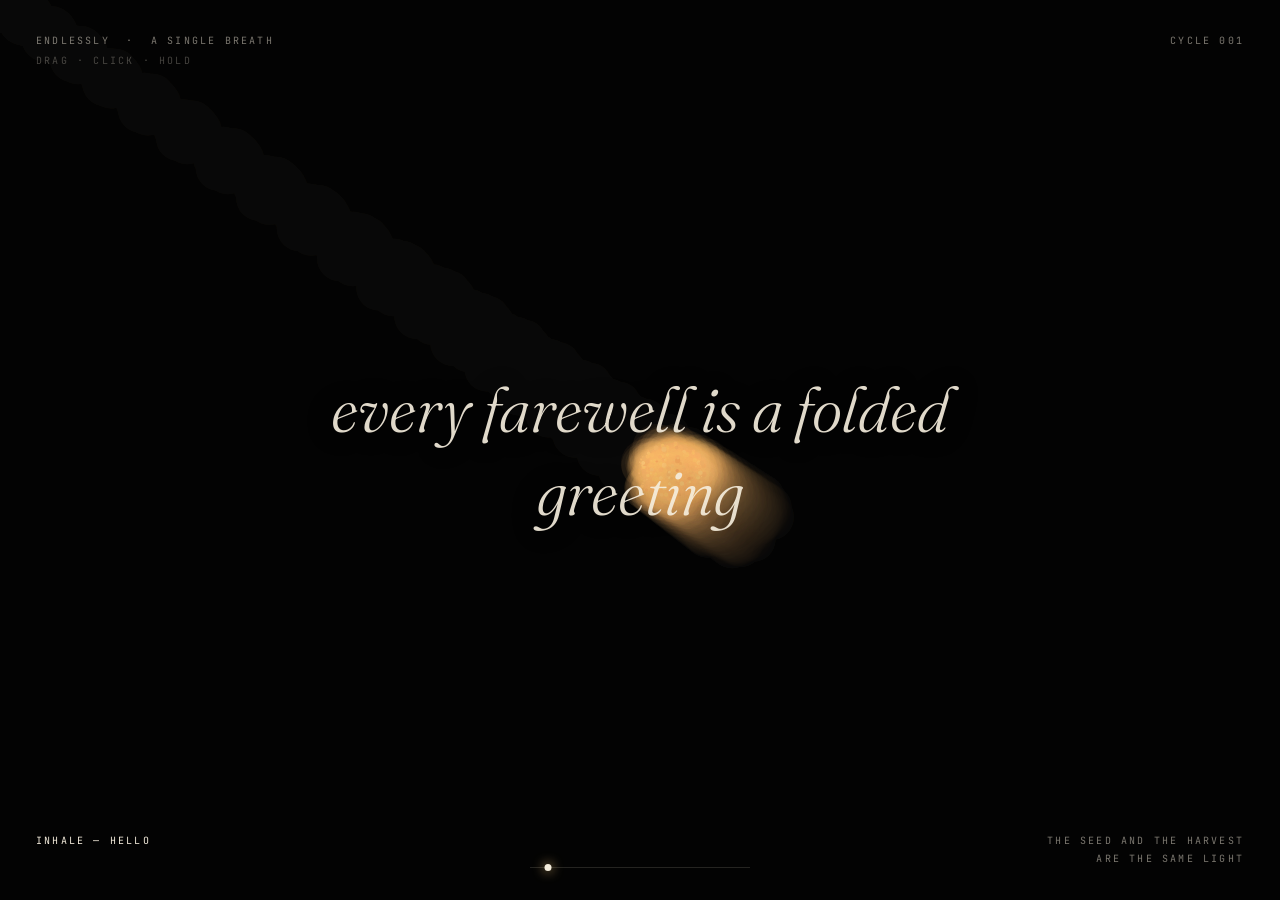
<file: welcome/endlessly.html>
<!DOCTYPE html>
<html lang="en">
<head>
<meta charset="UTF-8" />
<meta name="viewport" content="width=device-width, initial-scale=1.0" />
<title>endlessly — endless</title>
<link rel="icon" href="/assets/favicon.svg" type="image/svg+xml" />
<link rel="preconnect" href="https://fonts.googleapis.com" />
<link rel="preconnect" href="https://fonts.gstatic.com" crossorigin />
<link href="https://fonts.googleapis.com/css2?family=Cormorant+Garamond:ital,wght@0,300;0,400;1,300;1,400&family=Fraunces:ital,opsz,wght@0,9..144,300..600;1,9..144,300..600&family=JetBrains+Mono:wght@300;400&display=swap" rel="stylesheet" />
<link rel="stylesheet" href="/assets/css/system.css" />
<style>

  * { box-sizing: border-box; margin: 0; padding: 0; }
  html, body { height: 100%; overflow: hidden; background: var(--bg); color: var(--ink); }
  body { font-family: var(--mono); cursor: crosshair; }

  canvas { position: fixed; inset: 0; display: block; }

  .ui {
    position: fixed; inset: 0;
    pointer-events: none;
    display: flex; flex-direction: column; justify-content: space-between;
    padding: 32px 36px;
  }

  .top, .bottom {
    display: flex; justify-content: space-between; align-items: flex-start;
    font-family: var(--mono); font-size: 10px; letter-spacing: 0.22em;
    text-transform: uppercase; color: var(--dim);
    line-height: 1.8;
  }

  .breath-label {
    color: var(--ink);
    transition: opacity 600ms ease;
    min-width: 12ch;
  }

  .verse {
    position: fixed;
    left: 50%; top: 50%;
    transform: translate(-50%, -50%);
    pointer-events: none;
    text-align: center;
    font-family: var(--serif);
    font-style: italic;
    font-weight: 300;
    color: var(--ink);
    opacity: 0;
    transition: opacity 2.4s ease;
    text-shadow: 0 0 30px rgba(7, 6, 10, 0.6);
    max-width: 80vw;
    line-height: 1.3;
  }
  .verse.l1 { font-size: clamp(28px, 5vw, 64px); }
  .verse.show { opacity: 0.92; }

  .float-text {
    position: absolute;
    font-family: var(--serif);
    font-style: italic;
    font-weight: 300;
    color: var(--ink);
    pointer-events: none;
    white-space: nowrap;
    will-change: transform, opacity;
    text-shadow: 0 0 20px rgba(7, 6, 10, 0.7);
  }

  .hint { text-align: right; }

  .breath-meter {
    position: fixed;
    left: 50%; bottom: 32px;
    transform: translateX(-50%);
    width: 220px; height: 1px;
    background: var(--faint);
    pointer-events: none;
  }
  .breath-meter::after {
    content: '';
    position: absolute; left: calc(var(--p, 0) * 100%); top: -3px;
    width: 7px; height: 7px;
    border-radius: 50%;
    background: var(--ink);
    box-shadow: 0 0 12px var(--warm);
    transform: translate(-50%, 0);
    transition: left 120ms linear;
  }

  .corner { font-variant-numeric: tabular-nums; }

  @media (max-width: 640px) {
    .ui { padding: 18px; }
    .top, .bottom { font-size: 9px; letter-spacing: 0.15em; }
  }
</style>
</head>
<body>
  <canvas id="c"></canvas>
  <div id="floats"></div>

  <h1 class="verse l1" id="verse">the hello already carries the goodbye</h1>

  <div class="ui">
    <div class="top">
      <div>
        <div>endlessly &nbsp;·&nbsp; a single breath</div>
        <div style="opacity: 0.55; margin-top: 2px;">drag · click · hold</div>
      </div>
      <div class="corner" id="cycleCount">cycle 001</div>
    </div>

    <div class="bottom">
      <div class="breath-label" id="breathLabel">inhale &mdash; hello</div>
      <div class="hint">the seed and the harvest<br/>are the same light</div>
    </div>
  </div>

  <div class="breath-meter" id="meter"></div>

<script>
(() => {
  const canvas = document.getElementById('c');
  const ctx = canvas.getContext('2d');
  let W, H, DPR = Math.min(window.devicePixelRatio || 1, 2);
  function resize() {
    W = innerWidth; H = innerHeight;
    canvas.width = W * DPR; canvas.height = H * DPR;
    canvas.style.width = W + 'px'; canvas.style.height = H + 'px';
    ctx.setTransform(DPR, 0, 0, DPR, 0, 0);
  }
  resize();
  addEventListener('resize', resize);

  const N = 380;
  const ps = [];
  for (let i = 0; i < N; i++) {
    const a = Math.random() * Math.PI * 2;
    ps.push({
      x: Math.cos(a) * 4, y: Math.sin(a) * 4,
      vx: 0, vy: 0,
      tx: 0, ty: 0,
      seed: Math.random(),
      a0: a,
      hue: Math.random(),
      size: 0.5 + Math.random() * 1.4,
      phase: Math.random() * Math.PI * 2,
      mass: 0.4 + Math.random() * 0.6,
    });
  }

  const PERIOD = 18000;
  let startTime = performance.now();
  let pausedAt = null;
  let pauseOffset = 0;
  let cycleCount = 1;
  let lastCycle = 0;

  let mx = 0, my = 0, mouseActive = false, holding = false;
  addEventListener('mousemove', e => { mx = e.clientX; my = e.clientY; mouseActive = true; });
  addEventListener('mouseleave', () => { mouseActive = false; });
  addEventListener('mousedown', () => { holding = true; pausedAt = performance.now(); });
  addEventListener('mouseup', () => {
    if (holding && pausedAt != null) {
      pauseOffset += performance.now() - pausedAt;
      pausedAt = null;
    }
    holding = false;
  });
  addEventListener('touchstart', e => { holding = true; pausedAt = performance.now(); const t = e.touches[0]; mx = t.clientX; my = t.clientY; mouseActive = true; }, { passive: true });
  addEventListener('touchmove', e => { const t = e.touches[0]; mx = t.clientX; my = t.clientY; }, { passive: true });
  addEventListener('touchend', () => {
    if (holding && pausedAt != null) {
      pauseOffset += performance.now() - pausedAt;
      pausedAt = null;
    }
    holding = false;
    mouseActive = false;
  });

  function getPhase(now) {
    const t = (holding ? pausedAt : now) - startTime - pauseOffset;
    return ((t % PERIOD) / PERIOD + 1) % 1;
  }
  function getCycleIndex(now) {
    const t = (holding ? pausedAt : now) - startTime - pauseOffset;
    return Math.floor(t / PERIOD) + 1;
  }

  function ease(t) { return t < 0.5 ? 2 * t * t : 1 - Math.pow(-2 * t + 2, 2) / 2; }

  function setTargets(phase, now) {
    const cx = W / 2, cy = H / 2;
    const R = Math.min(W, H);
    let breath;
    if (phase < 0.18) { breath = 0.04 + Math.sin(now * 0.002) * 0.02; }
    else if (phase < 0.55) { const u = (phase - 0.18) / 0.37; breath = ease(u) * 1.0; }
    else if (phase < 0.85) { const u = (phase - 0.55) / 0.30; breath = 1.0 - ease(u) * 0.55; }
    else { const u = (phase - 0.85) / 0.15; breath = 0.45 - ease(u) * 0.41; }

    let warmth;
    if (phase < 0.18) warmth = 0.85;
    else if (phase < 0.55) warmth = 0.85 - (phase - 0.18) / 0.37 * 0.7;
    else if (phase < 0.85) warmth = 0.15 + (phase - 0.55) / 0.30 * 0.85;
    else warmth = 1.0;

    const rot = Math.sin(now * 0.0001) * 0.6;

    for (let i = 0; i < N; i++) {
      const p = ps[i];
      const baseAngle = p.a0 + rot * (0.5 + p.seed);
      const radius = (0.04 + p.seed * 0.55) * R * 0.55 * (0.06 + breath * 0.95);
      const wob = breath * (Math.sin(now * 0.0007 + p.phase) * 14 + Math.cos(now * 0.00045 + p.phase * 1.3) * 10);
      p.tx = cx + Math.cos(baseAngle) * radius + wob;
      p.ty = cy + Math.sin(baseAngle) * radius * 0.88 + wob * 0.6;

      if (mouseActive) {
        const dx = mx - p.x, dy = my - p.y;
        const d2 = dx * dx + dy * dy;
        const pull = Math.min(120, 8000 / (d2 + 200));
        p.tx += dx / Math.sqrt(d2 + 1) * pull * 0.5;
        p.ty += dy / Math.sqrt(d2 + 1) * pull * 0.5;
      }
    }

    return { breath, warmth };
  }

  function lerpCol(t) {
    const ink = [244, 236, 220];
    const warm = [245, 201, 122];
    const ember = [232, 138, 74];
    if (t < 0.5) {
      const u = t / 0.5;
      return [ink[0] + (warm[0] - ink[0]) * u, ink[1] + (warm[1] - ink[1]) * u, ink[2] + (warm[2] - ink[2]) * u];
    } else {
      const u = (t - 0.5) / 0.5;
      return [warm[0] + (ember[0] - warm[0]) * u, warm[1] + (ember[1] - warm[1]) * u, warm[2] + (ember[2] - warm[2]) * u];
    }
  }

  function frame(now) {
    const phase = getPhase(now);
    const { breath, warmth } = setTargets(phase, now);

    const fadeAlpha = 0.10 + (1 - breath) * 0.08;
    ctx.fillStyle = `rgba(7, 6, 10, ${fadeAlpha})`;
    ctx.fillRect(0, 0, W, H);

    for (let i = 0; i < N; i++) {
      const p = ps[i];
      p.vx = p.vx * 0.88 + (p.tx - p.x) * 0.014;
      p.vy = p.vy * 0.88 + (p.ty - p.y) * 0.014;
      p.x += p.vx; p.y += p.vy;
    }

    if (phase > 0.22 && phase < 0.78) {
      const conStrength = phase < 0.5 ? (phase - 0.22) / 0.28 : (0.78 - phase) / 0.28;
      const maxD2 = 11000;
      ctx.lineWidth = 0.4;
      for (let i = 0; i < N; i++) {
        const a = ps[i];
        for (let j = i + 1; j < i + 16 && j < N; j++) {
          const b = ps[j];
          const dx = a.x - b.x, dy = a.y - b.y;
          const d2 = dx * dx + dy * dy;
          if (d2 < maxD2) {
            const alpha = (1 - d2 / maxD2) * 0.18 * conStrength;
            ctx.strokeStyle = `rgba(244, 236, 220, ${alpha})`;
            ctx.beginPath();
            ctx.moveTo(a.x, a.y);
            ctx.lineTo(b.x, b.y);
            ctx.stroke();
          }
        }
      }
    }

    for (let i = 0; i < N; i++) {
      const p = ps[i];
      const w = warmth * (0.6 + p.hue * 0.4);
      const [r, g, b] = lerpCol(Math.min(1, w));
      const sizeMul = 0.7 + (1 - breath) * 0.7;
      const size = p.size * sizeMul;
      const alpha = 0.5 + (1 - breath) * 0.4 + p.hue * 0.15;

      if (breath < 0.35) {
        const haloA = (0.35 - breath) * 0.18;
        ctx.fillStyle = `rgba(${r|0}, ${g|0}, ${b|0}, ${haloA})`;
        ctx.beginPath();
        ctx.arc(p.x, p.y, size * (5 + (0.35 - breath) * 14), 0, Math.PI * 2);
        ctx.fill();
      }

      ctx.fillStyle = `rgba(${r|0}, ${g|0}, ${b|0}, ${Math.min(1, alpha)})`;
      ctx.beginPath();
      ctx.arc(p.x, p.y, size, 0, Math.PI * 2);
      ctx.fill();
    }

    const meter = document.getElementById('meter');
    if (meter) meter.style.setProperty('--p', phase);

    updateLabel(phase);

    const cIdx = getCycleIndex(now);
    if (cIdx !== lastCycle) {
      lastCycle = cIdx;
      cycleCount = cIdx;
      document.getElementById('cycleCount').textContent = `cycle ${String(cIdx).padStart(3, '0')}`;
      maybeFloat();
    }

    requestAnimationFrame(frame);
  }
  requestAnimationFrame(frame);

  const labels = [
    { upTo: 0.18, text: 'inhale &mdash; hello' },
    { upTo: 0.55, text: 'exhale &mdash; the in between' },
    { upTo: 0.85, text: 'gather &mdash; the harvest' },
    { upTo: 1.0,  text: 'fold &mdash; goodbye becomes hello' },
  ];
  let lastLabel = '';
  function updateLabel(phase) {
    const l = labels.find(L => phase < L.upTo);
    if (l && l.text !== lastLabel) {
      lastLabel = l.text;
      const el = document.getElementById('breathLabel');
      el.style.opacity = '0';
      setTimeout(() => { el.innerHTML = l.text; el.style.opacity = '1'; }, 220);
    }
  }

  const verse = document.getElementById('verse');
  setTimeout(() => verse.classList.add('show'), 800);
  setTimeout(() => verse.classList.remove('show'), 7500);

  const verses = [
    'the hello already carries the goodbye',
    'every farewell is a folded greeting',
    'the seed remembers the harvest',
    'we said hello already heavier than we knew',
    'goodbye is the hello, told in full',
    'each breath, both the leaving and the staying',
    'nothing leaves &mdash; it gathers',
    'the world begins again, slightly warmer',
  ];
  let verseIdx = 0;

  const floats = document.getElementById('floats');
  const fragments = ['hello','goodbye','still','again','here','gone','returned','gathered','kept','held','released','&mdash;','·','and then','and again'];

  function spawnFragment(word, x, y, opts = {}) {
    const el = document.createElement('div');
    el.className = 'float-text';
    el.innerHTML = word;
    const size = opts.size || (12 + Math.random() * 14);
    el.style.fontSize = size + 'px';
    el.style.left = x + 'px';
    el.style.top = y + 'px';
    el.style.opacity = '0';
    el.style.color = opts.color || 'rgba(244, 236, 220, 0.85)';
    floats.appendChild(el);

    const dx = (Math.random() - 0.5) * 80;
    const dy = -120 - Math.random() * 200;
    const dur = 4500 + Math.random() * 2500;

    el.animate(
      [
        { transform: `translate(0, 0)`, opacity: 0 },
        { transform: `translate(${dx * 0.3}px, ${dy * 0.2}px)`, opacity: 0.85, offset: 0.2 },
        { transform: `translate(${dx}px, ${dy}px)`, opacity: 0 },
      ],
      { duration: dur, easing: 'cubic-bezier(0.2, 0.6, 0.4, 1)' }
    );
    setTimeout(() => el.remove(), dur + 50);
  }

  function maybeFloat() {
    verse.classList.remove('show');
    setTimeout(() => {
      verseIdx = (verseIdx + 1) % verses.length;
      verse.innerHTML = verses[verseIdx];
      verse.classList.add('show');
    }, 1200);
    setTimeout(() => verse.classList.remove('show'), 8500);

    const cx = W / 2, cy = H / 2;
    for (let i = 0; i < 6; i++) {
      const word = fragments[Math.floor(Math.random() * fragments.length)];
      setTimeout(() => {
        spawnFragment(word, cx + (Math.random() - 0.5) * 200, cy + (Math.random() - 0.5) * 100, {
          size: 14 + Math.random() * 10,
          color: i % 3 === 0 ? 'rgba(245, 201, 122, 0.9)' : 'rgba(244, 236, 220, 0.85)',
        });
      }, i * 380);
    }
  }

  let downAt = 0, downX = 0, downY = 0;
  addEventListener('mousedown', e => { downAt = performance.now(); downX = e.clientX; downY = e.clientY; });
  addEventListener('mouseup', e => {
    const dt = performance.now() - downAt;
    const dd = Math.hypot(e.clientX - downX, e.clientY - downY);
    if (dt < 250 && dd < 8) {
      const word = fragments[Math.floor(Math.random() * fragments.length)];
      spawnFragment(word, e.clientX, e.clientY, {
        size: 13 + Math.random() * 8,
        color: 'rgba(245, 201, 122, 0.85)',
      });
    }
  });

})();
</script>
</body>
</html>
</file>
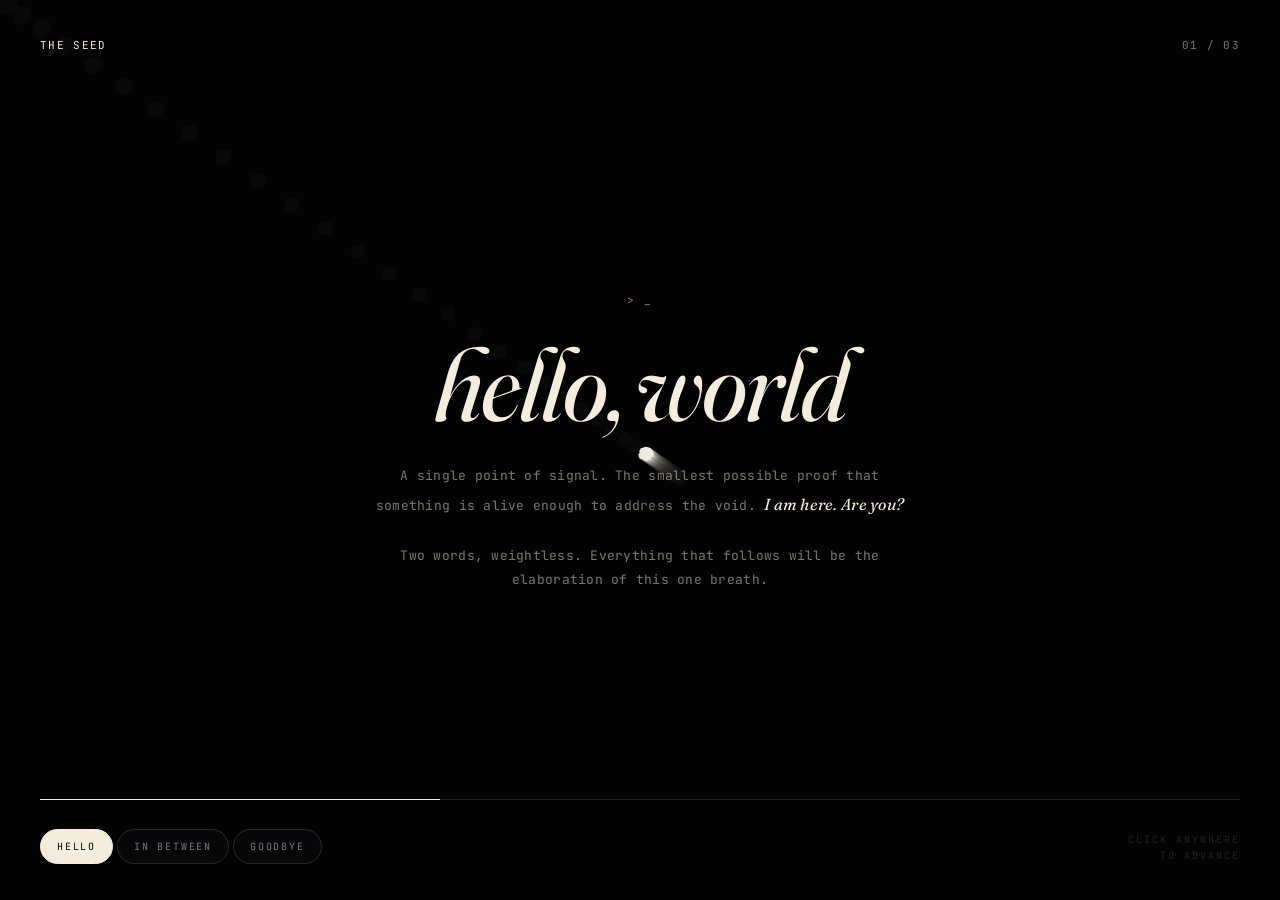
<file: welcome/hello-goodbye.html>
<!DOCTYPE html>
<html lang="en">
<head>
<meta charset="UTF-8" />
<meta name="viewport" content="width=device-width, initial-scale=1.0" />
<title>hello, goodbye — endless</title>
<link rel="icon" href="/assets/favicon.svg" type="image/svg+xml" />
<link rel="preconnect" href="https://fonts.googleapis.com" />
<link rel="preconnect" href="https://fonts.gstatic.com" crossorigin />
<link href="https://fonts.googleapis.com/css2?family=Cormorant+Garamond:ital,wght@0,400;0,500;1,400&family=Fraunces:ital,opsz,wght@0,9..144,300..600;1,9..144,300..600&family=JetBrains+Mono:wght@300;400&display=swap" rel="stylesheet" />
<link rel="stylesheet" href="/assets/css/system.css" />
<style>
  html, body { height: 100%; overflow: hidden; }
  body { font-family: var(--mono); }

  canvas { position: fixed; inset: 0; width: 100vw; height: 100vh; display: block; }

  .ui { position: fixed; inset: 0; pointer-events: none; display: flex; flex-direction: column; justify-content: space-between; padding: 36px 40px; }

  .top { display: flex; justify-content: space-between; align-items: flex-start; font-family: var(--mono); font-size: 11px; letter-spacing: 0.12em; text-transform: uppercase; color: var(--dim); }
  .top .label { transition: color 600ms ease; }
  .top .label.active { color: var(--ink); }
  .top .scene-num { font-variant-numeric: tabular-nums; }

  .center { flex: 1; display: flex; flex-direction: column; justify-content: center; align-items: center; text-align: center; padding: 0 8vw; position: relative; }

  .scene-title { font-family: var(--serif); font-style: italic; font-weight: 400; font-size: clamp(48px, 8vw, 120px); line-height: 1; letter-spacing: -0.02em; color: var(--ink); opacity: 0; transform: translateY(20px); transition: opacity 1.2s ease, transform 1.2s ease; margin-bottom: 28px; }
  .scene-title.show { opacity: 1; transform: translateY(0); }

  .scene-body { font-family: var(--mono); font-size: 13px; line-height: 1.9; letter-spacing: 0.02em; color: var(--dim); max-width: 540px; opacity: 0; transition: opacity 1.6s ease 0.4s; }
  .scene-body.show { opacity: 1; }
  .scene-body em { font-family: var(--serif); font-style: italic; font-size: 16px; color: var(--ink); }

  .bottom { display: flex; justify-content: space-between; align-items: flex-end; font-family: var(--mono); font-size: 11px; letter-spacing: 0.1em; color: var(--dim); pointer-events: auto; }

  .nav { display: flex; gap: 4px; }
  .nav button {
    pointer-events: auto;
    background: var(--glass-tint);
    -webkit-backdrop-filter: var(--glass-blur);
    backdrop-filter: var(--glass-blur);
    border: var(--glass-border);
    color: var(--dim);
    font-family: var(--mono);
    font-size: 10px; letter-spacing: 0.18em; text-transform: uppercase;
    padding: 10px 16px; cursor: pointer;
    transition: color 350ms ease, background 350ms ease, border-color 350ms ease;
    border-radius: 9999px;
  }
  .nav button:hover { color: var(--ink); border-color: rgba(245, 201, 122, 0.4); }
  .nav button.active { color: var(--bg); background: var(--ink); border-color: var(--ink); }

  .hint { color: var(--faint); font-size: 10px; letter-spacing: 0.2em; text-transform: uppercase; text-align: right; line-height: 1.6; }

  .progress { position: fixed; left: 40px; right: 40px; bottom: 100px; height: 1px; background: var(--faint); pointer-events: none; }
  .progress .fill { height: 100%; background: var(--ink); width: 0%; transition: width 1s cubic-bezier(0.4, 0, 0.2, 1); }

  .glyph { font-family: var(--mono); color: var(--warm); opacity: 0.7; font-size: 11px; letter-spacing: 0.15em; margin-bottom: 24px; opacity: 0; transition: opacity 1s ease; }
  .glyph.show { opacity: 0.7; }

  @media (max-width: 640px) {
    .ui { padding: 20px; }
    .top, .bottom { font-size: 10px; }
    .nav button { padding: 8px 10px; font-size: 9px; }
    .progress { left: 20px; right: 20px; bottom: 80px; }
  }
</style>
</head>
<body>
  <canvas id="c"></canvas>

  <div class="progress"><div class="fill" id="fill"></div></div>

  <div class="ui">
    <div class="top">
      <div class="label active" id="topL">a meditation in three states</div>
      <div class="scene-num" id="topR">01 / 03</div>
    </div>

    <div class="center">
      <div class="glyph" id="glyph">&gt;_</div>
      <h1 class="scene-title" id="title"></h1>
      <p class="scene-body" id="body"></p>
    </div>

    <div class="bottom">
      <div class="nav" id="nav">
        <button data-scene="0" class="active">hello</button>
        <button data-scene="1">in between</button>
        <button data-scene="2">goodbye</button>
      </div>
      <div class="hint">click anywhere<br/>to advance</div>
    </div>
  </div>

<script>
(() => {
  const canvas = document.getElementById('c');
  const ctx = canvas.getContext('2d');
  let W = 0, H = 0, DPR = Math.min(window.devicePixelRatio || 1, 2);

  function resize() {
    W = window.innerWidth; H = window.innerHeight;
    canvas.width = W * DPR; canvas.height = H * DPR;
    canvas.style.width = W + 'px'; canvas.style.height = H + 'px';
    ctx.setTransform(DPR, 0, 0, DPR, 0, 0);
  }
  resize();
  window.addEventListener('resize', resize);

  const N = 280;
  const particles = [];
  for (let i = 0; i < N; i++) {
    const a = Math.random() * Math.PI * 2;
    const r = Math.random();
    particles.push({
      x: Math.cos(a) * r * 8,
      y: Math.sin(a) * r * 8,
      tx: 0, ty: 0,
      vx: 0, vy: 0,
      size: 0.6 + Math.random() * 1.4,
      hue: Math.random(),
      phase: Math.random() * Math.PI * 2,
      seed: Math.random(),
    });
  }

  function assignTargets(scene, t) {
    const cx = W / 2, cy = H / 2;
    const R = Math.min(W, H);
    if (scene === 0) {
      for (let i = 0; i < N; i++) {
        const p = particles[i];
        const a = (i / N) * Math.PI * 2 + p.seed * 0.4;
        const breath = 4 + Math.sin(t * 0.0008 + p.phase) * 2;
        const r = breath * (0.4 + p.seed * 0.6);
        p.tx = cx + Math.cos(a) * r;
        p.ty = cy + Math.sin(a) * r;
      }
    } else if (scene === 1) {
      for (let i = 0; i < N; i++) {
        const p = particles[i];
        const a = p.seed * Math.PI * 2 + t * 0.00005 * (p.hue - 0.5);
        const radius = (0.15 + p.seed * 0.55) * R * 0.55;
        const wobble = Math.sin(t * 0.0004 + p.phase) * 18 + Math.cos(t * 0.00027 + p.phase * 1.3) * 22;
        p.tx = cx + Math.cos(a) * radius + wobble;
        p.ty = cy + Math.sin(a) * radius * 0.78 + wobble * 0.6;
      }
    } else {
      for (let i = 0; i < N; i++) {
        const p = particles[i];
        const a = p.seed * Math.PI * 2 + t * 0.00008;
        const drift = (p.seed * t * 0.000018) % 1;
        const radius = (0.05 + p.seed * 0.18) * R * (0.6 + drift * 1.3);
        p.tx = cx + Math.cos(a) * radius;
        p.ty = cy + Math.sin(a) * radius * 0.95;
      }
    }
  }

  let scene = 0;
  let lastSceneSwitch = performance.now();

  function lerpColor(t) {
    const ink = [242, 236, 225];
    const warm = [244, 201, 122];
    return [ink[0] + (warm[0] - ink[0]) * t, ink[1] + (warm[1] - ink[1]) * t, ink[2] + (warm[2] - ink[2]) * t];
  }

  function draw(now) {
    const t = now;
    assignTargets(scene, t);

    ctx.fillStyle = 'rgba(10, 9, 8, 0.18)';
    ctx.fillRect(0, 0, W, H);

    for (let i = 0; i < N; i++) {
      const p = particles[i];
      const dx = p.tx - p.x;
      const dy = p.ty - p.y;
      p.vx = p.vx * 0.86 + dx * 0.012;
      p.vy = p.vy * 0.86 + dy * 0.012;
      p.x += p.vx;
      p.y += p.vy;
    }

    if (scene === 1) {
      ctx.lineWidth = 0.4;
      for (let i = 0; i < N; i++) {
        const a = particles[i];
        for (let j = i + 1; j < i + 16 && j < N; j++) {
          const b = particles[j];
          const dx = a.x - b.x, dy = a.y - b.y;
          const d2 = dx * dx + dy * dy;
          if (d2 < 9000) {
            const alpha = (1 - d2 / 9000) * 0.18;
            ctx.strokeStyle = `rgba(242, 236, 225, ${alpha})`;
            ctx.beginPath();
            ctx.moveTo(a.x, a.y);
            ctx.lineTo(b.x, b.y);
            ctx.stroke();
          }
        }
      }
    }

    for (let i = 0; i < N; i++) {
      const p = particles[i];
      let warmth = 0;
      let alpha = 0.85;
      let size = p.size;

      if (scene === 0) {
        warmth = 0;
        alpha = 0.7 + Math.sin(t * 0.001 + p.phase) * 0.25;
        size = p.size * 1.2;
      } else if (scene === 1) {
        warmth = 0.1 * p.hue;
        alpha = 0.5 + p.hue * 0.4;
      } else {
        warmth = 0.4 + p.hue * 0.5;
        alpha = 0.6 + p.hue * 0.35;
        size = p.size * 1.4;
      }

      const [r, g, b] = lerpColor(warmth);
      ctx.fillStyle = `rgba(${r|0}, ${g|0}, ${b|0}, ${alpha})`;
      ctx.beginPath();
      ctx.arc(p.x, p.y, size, 0, Math.PI * 2);
      ctx.fill();

      if (scene === 2) {
        ctx.fillStyle = `rgba(${r|0}, ${g|0}, ${b|0}, ${alpha * 0.06})`;
        ctx.beginPath();
        ctx.arc(p.x, p.y, size * 6, 0, Math.PI * 2);
        ctx.fill();
      }
    }

    requestAnimationFrame(draw);
  }
  requestAnimationFrame(draw);

  const scenes = [
    { glyph: '> _', title: 'hello, world', body: 'A single point of signal. The smallest possible proof that something is alive enough to address the void. <em>I am here. Are you?</em><br/><br/>Two words, weightless. Everything that follows will be the elaboration of this one breath.', label: 'the seed' },
    { glyph: '// running', title: 'the in&nbsp;between', body: 'The seed branches. Loops form. Errors caught. Features added at 4:32am. Connections nobody planned for.<br/><br/>This is where the mass accumulates &mdash; <em>where the hello earns its goodbye.</em>', label: 'the elaboration' },
    { glyph: '> end', title: 'goodbye, world', body: 'Everything the hello started, gathered. Not loss &mdash; <em>accounting.</em><br/><br/>The point of light returns, but heavier now, holding all of it. The richer the hello, the heavier &mdash; and more meaningful &mdash; the goodbye.', label: 'the harvest' },
  ];

  const titleEl = document.getElementById('title');
  const bodyEl = document.getElementById('body');
  const glyphEl = document.getElementById('glyph');
  const topR = document.getElementById('topR');
  const topL = document.getElementById('topL');
  const fillEl = document.getElementById('fill');
  const navButtons = document.querySelectorAll('#nav button');

  function setScene(i) {
    if (i === scene && performance.now() - lastSceneSwitch < 200) return;
    scene = i;
    lastSceneSwitch = performance.now();

    titleEl.classList.remove('show');
    bodyEl.classList.remove('show');
    glyphEl.classList.remove('show');

    setTimeout(() => {
      const s = scenes[i];
      titleEl.innerHTML = s.title;
      bodyEl.innerHTML = s.body;
      glyphEl.textContent = s.glyph;
      topL.textContent = s.label;
      topR.textContent = `0${i + 1} / 03`;
      fillEl.style.width = `${((i + 1) / 3) * 100}%`;

      titleEl.classList.add('show');
      bodyEl.classList.add('show');
      glyphEl.classList.add('show');

      navButtons.forEach((b, j) => b.classList.toggle('active', j === i));
    }, 350);
  }

  navButtons.forEach(btn => {
    btn.addEventListener('click', e => {
      e.stopPropagation();
      setScene(parseInt(btn.dataset.scene, 10));
    });
  });

  document.body.addEventListener('click', () => { setScene((scene + 1) % 3); });

  document.addEventListener('keydown', (e) => {
    if (e.key === 'ArrowRight' || e.key === ' ') setScene((scene + 1) % 3);
    if (e.key === 'ArrowLeft') setScene((scene + 2) % 3);
  });

  setTimeout(() => setScene(0), 200);
})();
</script>
</body>
</html>
</file>
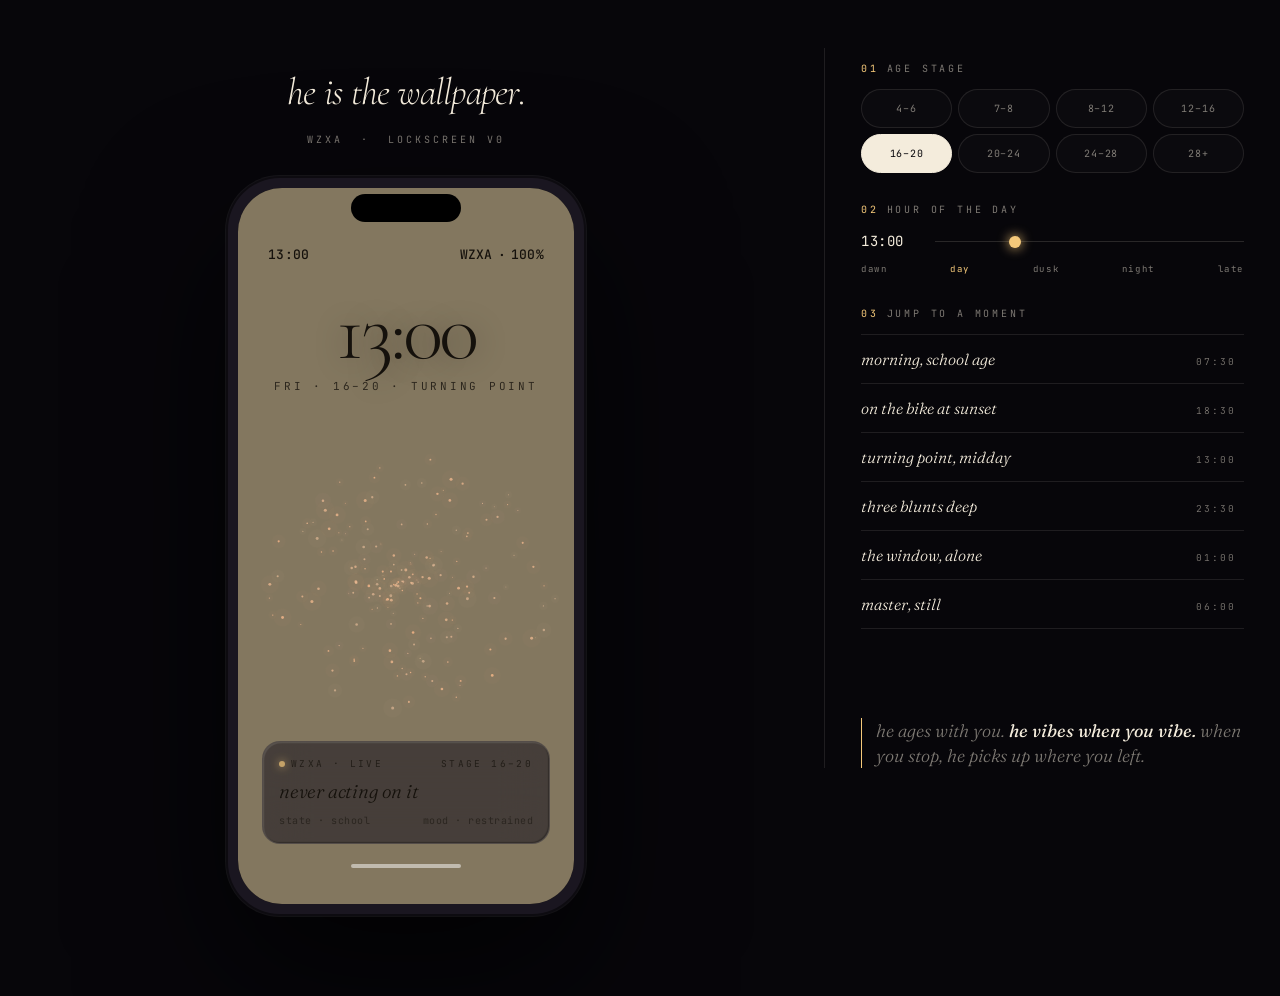
<file: welcome/wzxa-lockscreen.html>
<!DOCTYPE html>
<html lang="en">
<head>
<meta charset="UTF-8" />
<meta name="viewport" content="width=device-width, initial-scale=1.0" />
<title>WZXA · lockscreen — endless</title>
<link rel="icon" href="/assets/favicon.svg" type="image/svg+xml" />
<link rel="preconnect" href="https://fonts.googleapis.com" />
<link rel="preconnect" href="https://fonts.gstatic.com" crossorigin />
<link href="https://fonts.googleapis.com/css2?family=Cormorant+Garamond:ital,wght@0,300;0,400;1,300&family=Fraunces:ital,opsz,wght@0,9..144,300..600;1,9..144,300..600&family=JetBrains+Mono:wght@300;400;500&display=swap" rel="stylesheet" />
<link rel="stylesheet" href="/assets/css/system.css" />
<style>
  html, body { background: var(--bg); color: var(--ink); font-family: var(--mono); min-height: 100vh; overflow-x: hidden; }
  .page { display: grid; grid-template-columns: 1fr 420px; gap: 48px; max-width: 1280px; margin: 0 auto; padding: 48px 36px 80px; align-items: start; }
  .stage { display: flex; flex-direction: column; align-items: center; justify-content: flex-start; min-height: 80vh; padding-top: 12px; }
  .stage h1 { font-family: var(--serif-display); font-style: italic; font-weight: 300; font-size: 38px; letter-spacing: -0.02em; margin-bottom: 6px; }
  .stage .sub { font-size: 10px; letter-spacing: 0.3em; text-transform: uppercase; color: var(--dim); margin-bottom: 28px; }
  .phone { width: 360px; height: 740px; background: #1a1620; border-radius: 54px; padding: 12px; box-shadow: 0 0 0 1px rgba(255, 255, 255, 0.06), 0 60px 140px rgba(0, 0, 0, 0.7), inset 0 0 0 2px rgba(0, 0, 0, 0.5); position: relative; }
  .phone .screen { width: 100%; height: 100%; border-radius: 44px; overflow: hidden; position: relative; background: #000; isolation: isolate; }
  .phone .notch { position: absolute; top: 18px; left: 50%; transform: translateX(-50%); width: 110px; height: 28px; background: #000; border-radius: 18px; z-index: 50; }
  .lock { position: absolute; inset: 0; background: var(--bgcolor, #1a1820); color: var(--ink); transition: background 1.6s ease, color 1.6s ease; display: flex; flex-direction: column; }
  .lock canvas { position: absolute; inset: 0; width: 100%; height: 100%; z-index: 1; }
  .lock .layer { position: absolute; inset: 0; z-index: 2; display: flex; flex-direction: column; padding: 56px 24px 36px; color: inherit; }
  .status-bar { display: flex; justify-content: space-between; font-size: 13px; font-weight: 500; letter-spacing: 0.02em; font-variant-numeric: tabular-nums; color: inherit; margin-bottom: 22px; padding: 0 6px; }
  .status-bar .right { display: flex; gap: 5px; align-items: center; }
  .lock .clock { font-family: var(--serif-display); font-weight: 300; font-size: 84px; line-height: 0.95; letter-spacing: -0.04em; text-align: center; margin-top: 4px; text-shadow: 0 2px 30px rgba(0, 0, 0, 0.4); }
  .lock .date { text-align: center; font-size: 11px; letter-spacing: 0.25em; text-transform: uppercase; margin-top: 6px; opacity: 0.78; }
  .lock .wzxa-card { margin-top: auto; margin-bottom: 12px; border-radius: 18px; background: rgba(20, 18, 28, 0.55); backdrop-filter: blur(22px); -webkit-backdrop-filter: blur(22px); border: 1px solid rgba(255, 255, 255, 0.08); box-shadow: inset 1.2px 1.2px 1px rgba(255,255,255,0.10), inset -1px -1px 1px rgba(0,0,0,0.28); padding: 14px 16px; display: flex; flex-direction: column; gap: 8px; transition: background 1.2s ease, border 1.2s ease; }
  .lock .wzxa-card .row1 { display: flex; justify-content: space-between; align-items: center; font-size: 9.5px; letter-spacing: 0.25em; text-transform: uppercase; opacity: 0.72; }
  .lock .wzxa-card .row1 .live { display: flex; align-items: center; gap: 6px; }
  .lock .wzxa-card .row1 .dot { width: 6px; height: 6px; border-radius: 50%; background: var(--warm); box-shadow: 0 0 8px var(--warm); animation: pulse 2.4s ease-in-out infinite; }
  @keyframes pulse { 0%, 100% { opacity: 0.5; } 50% { opacity: 1; } }
  .lock .wzxa-card .activity { font-family: var(--serif); font-style: italic; font-weight: 300; font-size: 19px; line-height: 1.25; letter-spacing: -0.01em; }
  .lock .wzxa-card .meta { font-size: 10px; opacity: 0.55; letter-spacing: 0.05em; display: flex; justify-content: space-between; }
  .lock .home-bar { width: 110px; height: 4px; background: rgba(255,255,255,0.5); border-radius: 4px; margin: 8px auto 0; }
  .controls { display: flex; flex-direction: column; gap: 28px; border-left: 1px solid var(--hairline); padding-left: 36px; padding-top: 12px; min-height: 80vh; }
  .control-h { font-size: 10px; letter-spacing: 0.28em; text-transform: uppercase; color: var(--dim); margin-bottom: 12px; }
  .control-h .num { color: var(--warm); margin-right: 8px; }
  .ages { display: grid; grid-template-columns: repeat(4, 1fr); gap: 6px; }
  .ages button { background: rgba(244,236,220,0.02); border: 1px solid var(--hairline); color: var(--dim); font-family: var(--mono); font-size: 10px; padding: 12px 6px; cursor: pointer; border-radius: 9999px; letter-spacing: 0.08em; transition: all 200ms ease; }
  .ages button:hover { color: var(--ink); border-color: var(--dim); }
  .ages button.active { background: var(--ink); color: var(--bg); border-color: var(--ink); }
  .hour-row { display: flex; align-items: center; gap: 14px; font-size: 10px; letter-spacing: 0.18em; color: var(--dim); text-transform: uppercase; }
  .hour-row .now { font-family: var(--mono); font-size: 14px; color: var(--ink); letter-spacing: 0.04em; font-variant-numeric: tabular-nums; min-width: 60px; }
  .hour-row input[type="range"] { flex: 1; -webkit-appearance: none; appearance: none; height: 1px; background: var(--faint); outline: none; cursor: pointer; }
  .hour-row input[type="range"]::-webkit-slider-thumb { -webkit-appearance: none; appearance: none; width: 12px; height: 12px; border-radius: 50%; background: var(--warm); box-shadow: 0 0 12px var(--warm); cursor: pointer; }
  .hour-row input[type="range"]::-moz-range-thumb { width: 12px; height: 12px; border-radius: 50%; background: var(--warm); border: 0; box-shadow: 0 0 12px var(--warm); cursor: pointer; }
  .hour-marks { display: flex; justify-content: space-between; font-size: 9px; color: var(--dim); letter-spacing: 0.18em; margin-top: 8px; }
  .hour-marks span { transition: color 250ms ease; }
  .hour-marks span.active { color: var(--warm); }
  .moments { display: flex; flex-direction: column; gap: 0; border-top: 1px solid var(--hairline); }
  .moments button { background: transparent; border: 0; border-bottom: 1px solid var(--hairline); color: var(--ink); font-family: var(--serif); font-style: italic; font-weight: 300; font-size: 16px; text-align: left; padding: 14px 8px 14px 0; cursor: pointer; display: flex; justify-content: space-between; align-items: baseline; transition: padding 200ms ease, color 200ms ease; }
  .moments button:hover { padding-left: 8px; color: var(--warm); }
  .moments button .t { font-family: var(--mono); font-style: normal; font-size: 9.5px; letter-spacing: 0.22em; color: var(--dim); }
  .creed { font-family: var(--serif); font-style: italic; font-weight: 300; font-size: 18px; line-height: 1.4; color: var(--dim); border-left: 1px solid var(--warm); padding-left: 14px; margin-top: auto; }
  .creed strong { color: var(--ink); font-weight: 400; }
  @media (max-width: 940px) {
    .page { grid-template-columns: 1fr; gap: 32px; padding: 24px 16px 64px; }
    .controls { border-left: 0; padding-left: 0; border-top: 1px solid var(--hairline); padding-top: 24px; }
    .phone { width: 320px; height: 660px; }
  }
</style>
</head>
<body>

<div class="page">
  <div class="stage">
    <h1>he is the wallpaper.</h1>
    <div class="sub">wzxa &nbsp;·&nbsp; lockscreen v0</div>

    <div class="phone">
      <div class="notch"></div>
      <div class="screen">
        <div class="lock" id="lock">
          <canvas id="orb" data-motion></canvas>
          <div class="layer">
            <div class="status-bar">
              <span id="sbTime">—:—</span>
              <div class="right"><span>WZXA</span><span>·</span><span>100%</span></div>
            </div>
            <div class="clock" id="clock">—:—</div>
            <div class="date" id="date">— · stage —</div>

            <div class="wzxa-card">
              <div class="row1">
                <div class="live"><div class="dot"></div><span>WZXA · live</span></div>
                <span id="cardStage">stage —</span>
              </div>
              <div class="activity" id="activity">…</div>
              <div class="meta">
                <span id="metaState">…</span>
                <span id="metaMood">…</span>
              </div>
            </div>

            <div class="home-bar"></div>
          </div>
        </div>
      </div>
    </div>
  </div>

  <div class="controls">
    <div>
      <div class="control-h"><span class="num">01</span>age stage</div>
      <div class="ages" id="ages"></div>
    </div>

    <div>
      <div class="control-h"><span class="num">02</span>hour of the day</div>
      <div class="hour-row">
        <span class="now" id="hourNow">06:00</span>
        <input type="range" id="hour" min="0" max="1439" step="1" value="360" aria-label="hour of day" />
      </div>
      <div class="hour-marks" id="marks">
        <span data-h="dawn">dawn</span>
        <span data-h="day">day</span>
        <span data-h="dusk">dusk</span>
        <span data-h="night">night</span>
        <span data-h="late">late</span>
      </div>
    </div>

    <div>
      <div class="control-h"><span class="num">03</span>jump to a moment</div>
      <div class="moments" id="moments"></div>
    </div>

    <div class="creed">he ages with you. <strong>he vibes when you vibe.</strong> when you stop, he picks up where you left.</div>
  </div>
</div>

<script>
const STAGES = [
  { id: '4-6', label: '4–6', stageName: 'regular things',
    palette: { day: '#e9d8b5', night: '#3a2f24', textDay: '#2a221a', textNight: '#f4ecdc', accent: '#f5c97a' },
    orb: { hue: 'warm', density: 0.7, drift: 0.6 },
    schedule: [
      { from: 6,  to: 8,  state: 'getting up', activity: 'rubbing his eyes, looking at the ceiling', mood: 'soft' },
      { from: 8,  to: 12, state: 'school',     activity: 'walking, asking the same question', mood: 'curious' },
      { from: 12, to: 16, state: 'play',       activity: 'running for no reason', mood: 'wide' },
      { from: 16, to: 20, state: 'home',       activity: 'looking at a stranger too long', mood: 'open' },
      { from: 20, to: 22, state: 'wind down',  activity: 'one last stupid question', mood: 'tender' },
      { from: 22, to: 30, state: 'asleep',     activity: 'asleep, breathing slow', mood: 'still' },
    ] },
  { id: '7-8', label: '7–8', stageName: 'thinking properly',
    palette: { day: '#e2d4b8', night: '#2c2622', textDay: '#28221c', textNight: '#f4ecdc', accent: '#f5c97a' },
    orb: { hue: 'warm', density: 0.7, drift: 0.7 },
    schedule: [
      { from: 6,  to: 8,  state: 'awake',  activity: 'staring at his hands', mood: 'considering' },
      { from: 8,  to: 14, state: 'school', activity: 'answering nothing, then telling one truth', mood: 'sharp' },
      { from: 14, to: 18, state: 'home',   activity: 'asking about space', mood: 'large' },
      { from: 18, to: 22, state: 'evening',activity: 'believing he is what he believes', mood: 'sure' },
      { from: 22, to: 30, state: 'asleep', activity: 'asleep · the thought finishes alone', mood: 'still' },
    ] },
  { id: '8-12', label: '8–12', stageName: 'play, no border',
    palette: { day: '#d8c8a0', night: '#241e1a', textDay: '#211a14', textNight: '#f4ecdc', accent: '#f5c97a' },
    orb: { hue: 'warm', density: 0.8, drift: 0.9 },
    schedule: [
      { from: 6,  to: 8,  state: 'awake',  activity: 'eating fast', mood: 'hungry' },
      { from: 8,  to: 14, state: 'school', activity: 'inventing a sport', mood: 'inventing' },
      { from: 14, to: 18, state: 'play',   activity: 'breaking what he invented', mood: 'unbothered' },
      { from: 18, to: 22, state: 'home',   activity: 'random hard language', mood: 'testing' },
      { from: 22, to: 30, state: 'asleep', activity: 'asleep · already plotting tomorrow', mood: 'still' },
    ] },
  { id: '12-16', label: '12–16', stageName: 'shit getting real',
    palette: { day: '#b8aa8a', night: '#1c1814', textDay: '#1a1610', textNight: '#f4ecdc', accent: '#e88a4a' },
    orb: { hue: 'mixed', density: 0.85, drift: 1.0 },
    schedule: [
      { from: 6,  to: 7,  state: 'wake',   activity: 'fight, hide, die, or flight', mood: 'on edge' },
      { from: 7,  to: 14, state: 'school', activity: 'reading the room', mood: 'wary' },
      { from: 14, to: 18, state: 'after',  activity: 'on a bike, troubling traffic', mood: 'reckless' },
      { from: 18, to: 23, state: 'late',   activity: 'lying about where he was', mood: 'guarded' },
      { from: 23, to: 30, state: 'sleep',  activity: 'asleep · phone in hand', mood: 'thin' },
    ] },
  { id: '16-20', label: '16–20', stageName: 'turning point',
    palette: { day: '#9a8c70', night: '#181410', textDay: '#15110c', textNight: '#f4ecdc', accent: '#e88a4a' },
    orb: { hue: 'mixed', density: 0.9, drift: 1.1 },
    schedule: [
      { from: 7,  to: 10, state: 'awake',  activity: 'thinking about a girl', mood: 'distracted' },
      { from: 10, to: 15, state: 'school', activity: 'never acting on it', mood: 'restrained' },
      { from: 15, to: 19, state: 'after',  activity: 'kicking a ball, counting bills', mood: 'split' },
      { from: 19, to: 23, state: 'night',  activity: 'becoming the One before One', mood: 'forming' },
      { from: 23, to: 30, state: 'late',   activity: 'awake too long, scrolling slow', mood: 'thin' },
    ] },
  { id: '20-24', label: '20–24', stageName: 'most fucked-up state',
    palette: { day: '#7a6e5c', night: '#0e0a14', textDay: '#15110c', textNight: '#f4ecdc', accent: '#e88a4a' },
    orb: { hue: 'cool-warm', density: 1.0, drift: 1.3 },
    schedule: [
      { from: 7,  to: 13, state: 'work',   activity: 'job moves · disc moves', mood: 'pushing' },
      { from: 13, to: 19, state: 'reset',  activity: 'pre-game alone', mood: 'building' },
      { from: 19, to: 23, state: 'out',    activity: 'sauced up, three blunts', mood: 'loose' },
      { from: 23, to: 26, state: 'club',   activity: 'making faces like M', mood: 'far' },
      { from: 26, to: 30, state: 'home',   activity: 'staring at the ceiling', mood: 'hollow' },
    ] },
  { id: '24-28', label: '24–28', stageName: 'died many times already',
    palette: { day: '#5e544a', night: '#0a0810', textDay: '#15110c', textNight: '#f4ecdc', accent: '#f5c97a' },
    orb: { hue: 'warm', density: 0.95, drift: 0.9 },
    schedule: [
      { from: 6,  to: 12, state: 'work',   activity: 'coding · god shit', mood: 'sharp' },
      { from: 12, to: 18, state: 'mid',    activity: 'doing what you stopped doing', mood: 'steady' },
      { from: 18, to: 22, state: 'evening',activity: 'manifesting', mood: 'ascending' },
      { from: 22, to: 26, state: 'late',   activity: 'a blunt, a window, a thought', mood: 'quiet' },
      { from: 26, to: 30, state: 'sleep',  activity: 'finally', mood: 'still' },
    ] },
  { id: '28+', label: '28+', stageName: 'master of this shit',
    palette: { day: '#48413a', night: '#06060c', textDay: '#f4ecdc', textNight: '#f4ecdc', accent: '#f5c97a' },
    orb: { hue: 'warm-deep', density: 1.0, drift: 0.7 },
    schedule: [
      { from: 5,  to: 11, state: 'awake',  activity: 'sitting still', mood: 'weighted' },
      { from: 11, to: 17, state: 'work',   activity: 'building', mood: 'flowing' },
      { from: 17, to: 22, state: 'evening',activity: 'remembering', mood: 'soft' },
      { from: 22, to: 26, state: 'night',  activity: 'being what is', mood: 'whole' },
      { from: 26, to: 29, state: 'sleep',  activity: 'asleep · indistinguishable from prayer', mood: 'still' },
    ] },
];

const MOMENTS = [
  { label: 'morning, school age',     stage: '8-12',  hour: 7.5  },
  { label: 'on the bike at sunset',   stage: '12-16', hour: 18.5 },
  { label: 'turning point, midday',   stage: '16-20', hour: 13   },
  { label: 'three blunts deep',       stage: '20-24', hour: 23.5 },
  { label: 'the window, alone',       stage: '24-28', hour: 25   },
  { label: 'master, still',           stage: '28+',   hour: 6    },
];

const lock     = document.getElementById('lock');
const clockEl  = document.getElementById('clock');
const dateEl   = document.getElementById('date');
const sbTime   = document.getElementById('sbTime');
const activityEl = document.getElementById('activity');
const metaState  = document.getElementById('metaState');
const metaMood   = document.getElementById('metaMood');
const cardStage  = document.getElementById('cardStage');
const hourEl   = document.getElementById('hour');
const hourNow  = document.getElementById('hourNow');
const agesEl   = document.getElementById('ages');
const momentsEl= document.getElementById('moments');
const marks    = document.getElementById('marks');

let curStageIdx = 4;
let curMinutes  = 13 * 60;

STAGES.forEach((s, i) => {
  const b = document.createElement('button');
  b.textContent = s.label;
  b.dataset.idx = i;
  b.addEventListener('click', () => { curStageIdx = i; render(); });
  agesEl.appendChild(b);
});

MOMENTS.forEach(m => {
  const b = document.createElement('button');
  const hh = Math.floor(m.hour) % 24;
  const mm = Math.round((m.hour % 1) * 60);
  const tStr = String(hh).padStart(2,'0') + ':' + String(mm).padStart(2,'0');
  b.innerHTML = `<span>${m.label}</span><span class="t">${tStr}</span>`;
  b.addEventListener('click', () => {
    curStageIdx = STAGES.findIndex(s => s.id === m.stage);
    curMinutes = Math.round(m.hour * 60) % 1440;
    hourEl.value = curMinutes;
    render();
  });
  momentsEl.appendChild(b);
});

hourEl.addEventListener('input', e => { curMinutes = parseInt(e.target.value, 10); render(); });

function fmtTime(mins) {
  const h = Math.floor(mins / 60) % 24;
  const m = mins % 60;
  return String(h).padStart(2,'0') + ':' + String(m).padStart(2,'0');
}

function dayPart(hour) {
  if (hour < 5) return 'late';
  if (hour < 8) return 'dawn';
  if (hour < 17) return 'day';
  if (hour < 20) return 'dusk';
  if (hour < 23) return 'night';
  return 'late';
}

function findScheduled(stage, hourFloat) {
  const h = hourFloat;
  for (const s of stage.schedule) {
    const from = s.from, to = s.to;
    if (to > 24) { if (h >= from || h < (to - 24)) return s; }
    else         { if (h >= from && h < to) return s; }
  }
  return stage.schedule[stage.schedule.length - 1];
}

function lerp(a, b, t) { return a + (b - a) * t; }
function hexToRgb(h) { const s = h.replace('#',''); return [parseInt(s.slice(0,2),16), parseInt(s.slice(2,4),16), parseInt(s.slice(4,6),16)]; }
function rgbStr([r,g,b]) { return `rgb(${r|0}, ${g|0}, ${b|0})`; }
function lerpRgb(a, b, t) { return [lerp(a[0],b[0],t), lerp(a[1],b[1],t), lerp(a[2],b[2],t)]; }

function darkness(hourFloat) {
  const h = hourFloat % 24;
  const d = Math.abs(h - 13);
  let t = d / 11;
  t = Math.max(0, Math.min(1, t));
  return t * t;
}

function render() {
  const stage = STAGES[curStageIdx];
  const hourFloat = curMinutes / 60;
  const sched = findScheduled(stage, hourFloat);
  const dk = darkness(hourFloat);

  const dayRgb = hexToRgb(stage.palette.day);
  const nightRgb = hexToRgb(stage.palette.night);
  const bg = lerpRgb(dayRgb, nightRgb, dk);
  const textDay = hexToRgb(stage.palette.textDay);
  const textNight = hexToRgb(stage.palette.textNight);
  const text = lerpRgb(textDay, textNight, dk);

  lock.style.background = rgbStr(bg);
  lock.style.color = rgbStr(text);

  clockEl.textContent = fmtTime(curMinutes);
  sbTime.textContent  = fmtTime(curMinutes);
  const dayName = ['SUN','MON','TUE','WED','THU','FRI','SAT'][new Date().getDay()];
  dateEl.textContent = `${dayName} · ${stage.label} · ${stage.stageName}`;
  activityEl.textContent = sched.activity;
  metaState.textContent = `state · ${sched.state}`;
  metaMood.textContent  = `mood · ${sched.mood}`;
  cardStage.textContent = `stage ${stage.label}`;
  hourNow.textContent = fmtTime(curMinutes);

  [...agesEl.children].forEach((b, i) => b.classList.toggle('active', i === curStageIdx));

  const part = dayPart(hourFloat);
  [...marks.children].forEach(m => m.classList.toggle('active', m.dataset.h === part));

  orbCfg.darkness = dk;
  orbCfg.stage = stage;
  orbCfg.sleeping = sched.state === 'asleep' || sched.state === 'sleep';
}

const orbCfg = { darkness: 0.5, stage: STAGES[4], sleeping: false };

(() => {
  const c = document.getElementById('orb');
  const ctx = c.getContext('2d');
  let W, H, DPR = Math.min(devicePixelRatio || 1, 2);

  function resize() {
    const r = c.getBoundingClientRect();
    W = r.width; H = r.height;
    c.width = W * DPR; c.height = H * DPR;
    ctx.setTransform(DPR, 0, 0, DPR, 0, 0);
  }
  setTimeout(resize, 50);
  addEventListener('resize', resize);

  const N = 180;
  const ps = [];
  for (let i = 0; i < N; i++) {
    ps.push({
      a: Math.random() * Math.PI * 2,
      r: Math.random(),
      seed: Math.random(),
      phase: Math.random() * Math.PI * 2,
      size: 0.5 + Math.random() * 1.4,
    });
  }

  function frame(now) {
    if (!W) { requestAnimationFrame(frame); return; }

    ctx.fillStyle = `rgba(0, 0, 0, ${0.15 + orbCfg.darkness * 0.1})`;
    ctx.fillRect(0, 0, W, H);

    const cx = W / 2;
    const cy = H * 0.55;
    const breathSpeed = orbCfg.sleeping ? 0.00025 : 0.0007;
    const breath = 0.5 + Math.sin(now * breathSpeed) * 0.5;
    const drift = orbCfg.stage.orb.drift || 1.0;
    const density = orbCfg.stage.orb.density || 0.8;

    const R = Math.min(W, H) * 0.35 * (0.6 + breath * 0.7) * density;

    for (let i = 0; i < N; i++) {
      const p = ps[i];
      const a = p.a + now * 0.00006 * drift * (p.seed - 0.5);
      const r = p.r * R * (0.2 + breath * 0.9);
      const wob = Math.sin(now * 0.0008 + p.phase) * 6 * drift;
      const x = cx + Math.cos(a) * r + wob;
      const y = cy + Math.sin(a) * r * 0.85;

      const accent = orbCfg.stage.palette.accent;
      const [ar, ag, ab] = hexToRgbLocal(accent);
      const warmFactor = 0.4 + orbCfg.darkness * 0.5 + p.seed * 0.2;
      const r2 = Math.round(244 + (ar - 244) * warmFactor);
      const g2 = Math.round(236 + (ag - 236) * warmFactor);
      const b2 = Math.round(220 + (ab - 220) * warmFactor);

      const alpha = (orbCfg.sleeping ? 0.3 : 0.55) + p.seed * 0.35;
      ctx.fillStyle = `rgba(${r2}, ${g2}, ${b2}, ${alpha})`;
      ctx.beginPath();
      ctx.arc(x, y, p.size * (0.8 + (1 - breath) * 0.5), 0, Math.PI * 2);
      ctx.fill();

      const haloA = 0.025 + orbCfg.darkness * 0.04;
      ctx.fillStyle = `rgba(${r2}, ${g2}, ${b2}, ${haloA})`;
      ctx.beginPath();
      ctx.arc(x, y, p.size * (5 + orbCfg.darkness * 6), 0, Math.PI * 2);
      ctx.fill();
    }

    requestAnimationFrame(frame);
  }
  function hexToRgbLocal(h) { const s = h.replace('#',''); return [parseInt(s.slice(0,2),16), parseInt(s.slice(2,4),16), parseInt(s.slice(4,6),16)]; }
  requestAnimationFrame(frame);
})();

render();
</script>
</body>
</html>
</file>
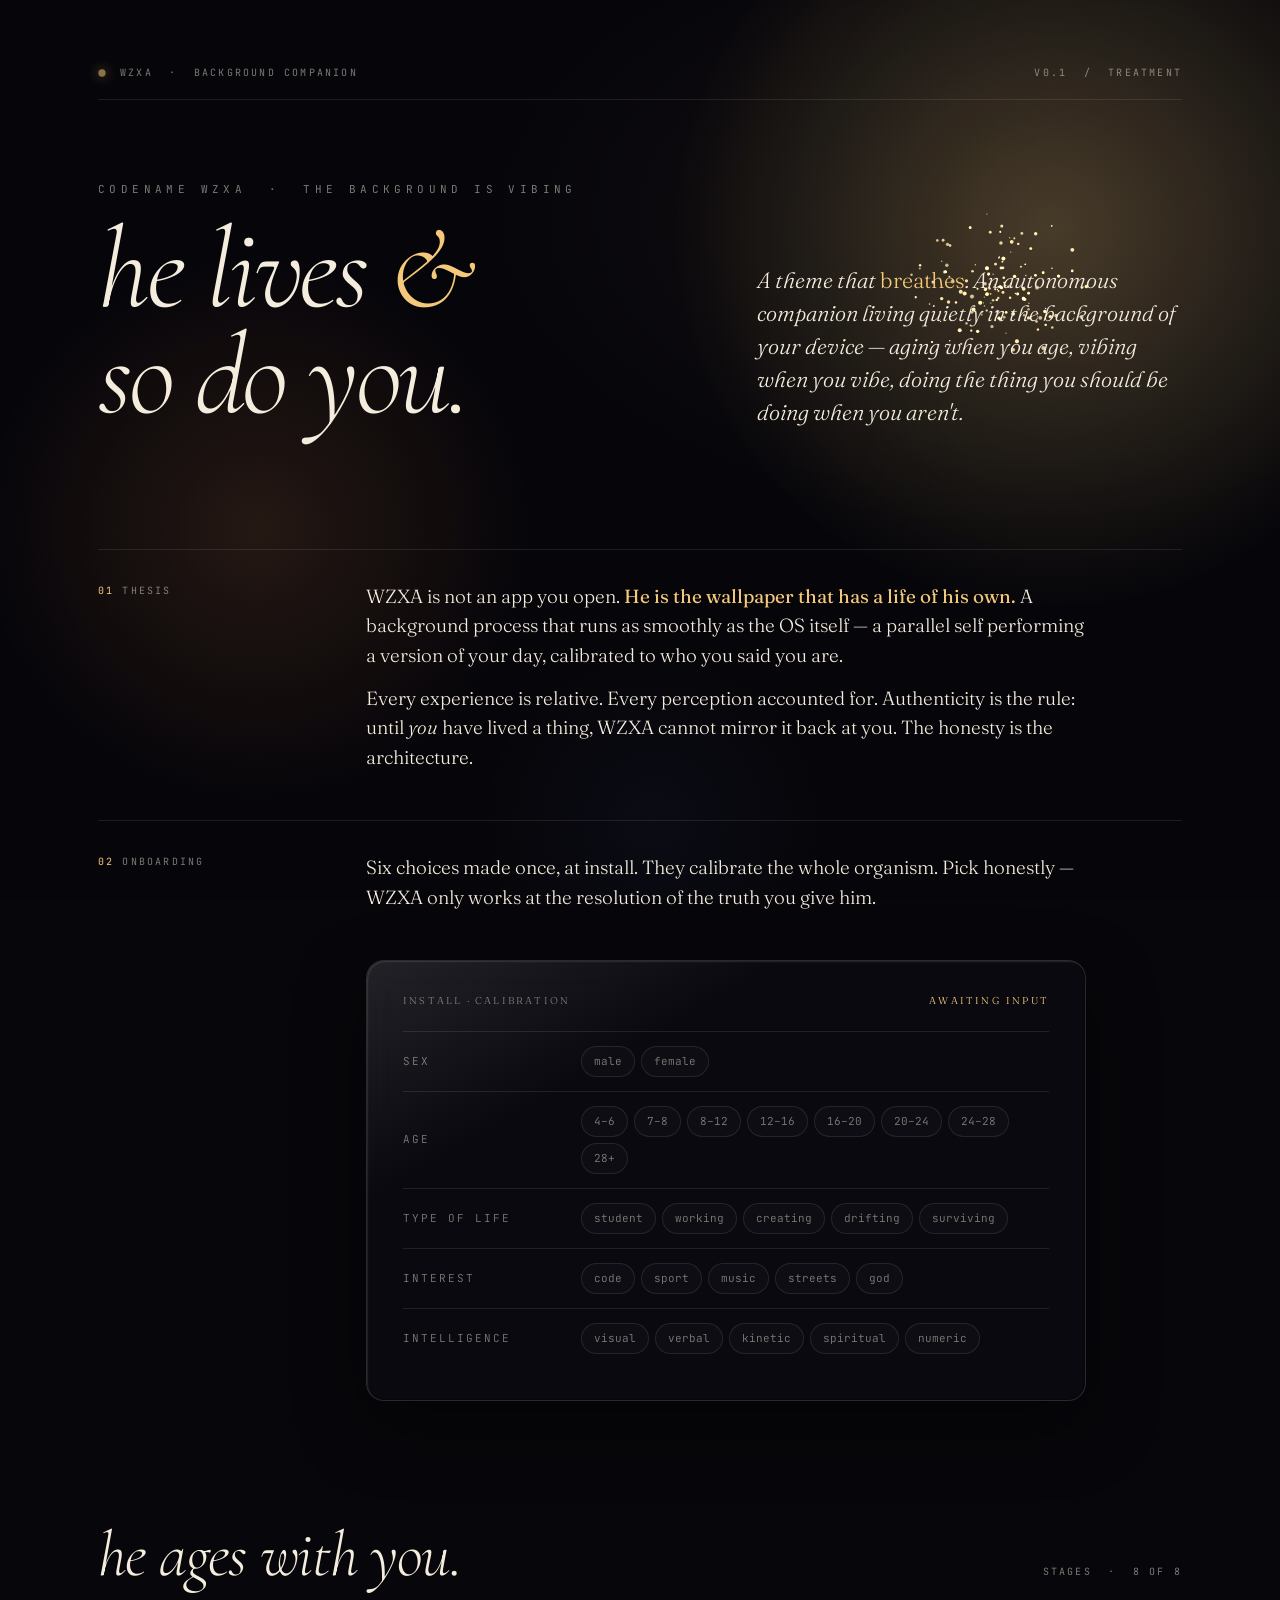
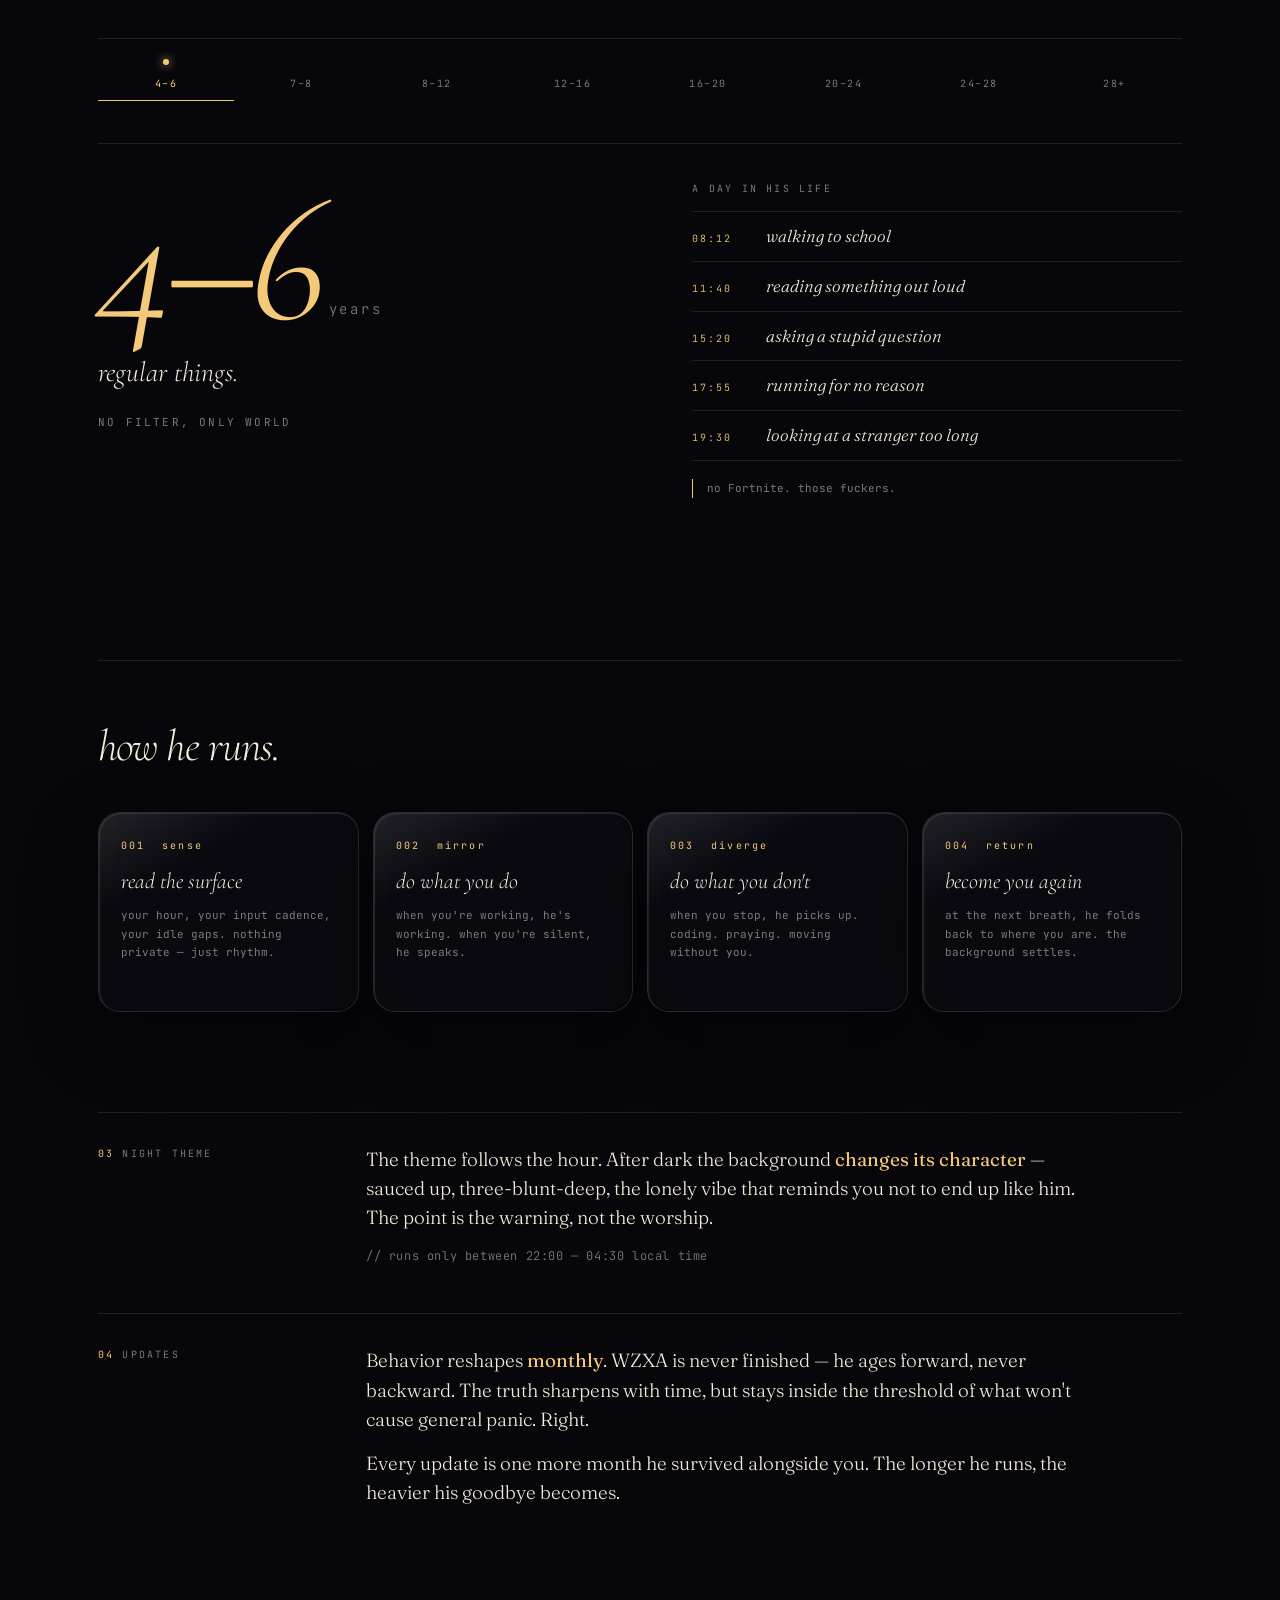
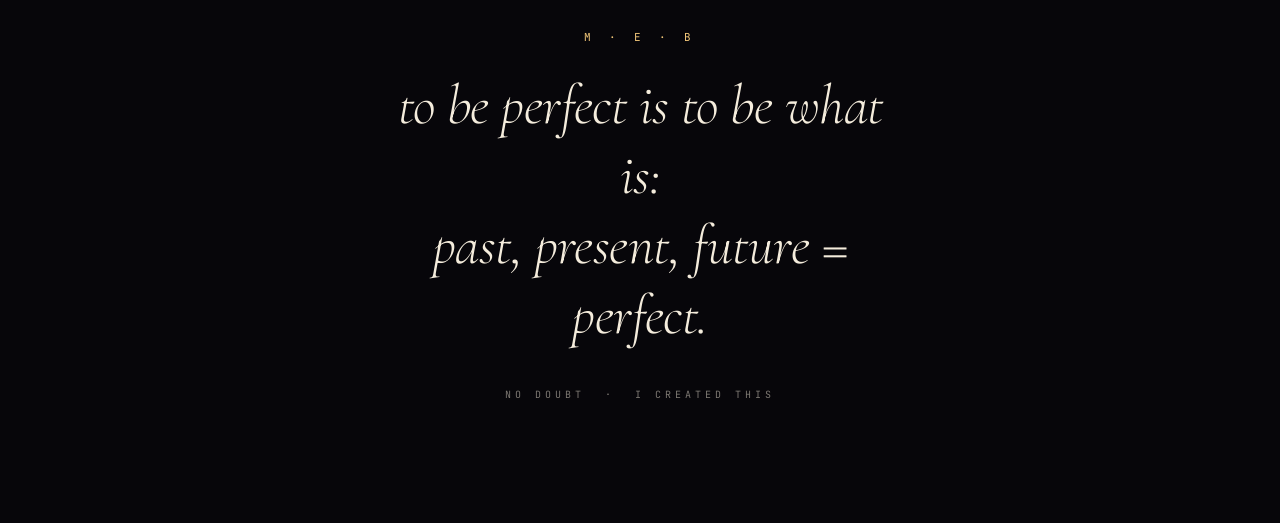
<file: welcome/wzxa.html>
<!DOCTYPE html>
<html lang="en">
<head>
<meta charset="UTF-8" />
<meta name="viewport" content="width=device-width, initial-scale=1.0" />
<title>WZXA — endless</title>
<link rel="icon" href="/assets/favicon.svg" type="image/svg+xml" />
<link rel="preconnect" href="https://fonts.googleapis.com" />
<link rel="preconnect" href="https://fonts.gstatic.com" crossorigin />
<link href="https://fonts.googleapis.com/css2?family=Cormorant+Garamond:ital,wght@0,300;0,400;1,300;1,400&family=Fraunces:ital,opsz,wght@0,9..144,300..600;1,9..144,300..600&family=JetBrains+Mono:wght@300;400;500&display=swap" rel="stylesheet" />
<link rel="stylesheet" href="/assets/css/system.css" />
<style>
  body { font-family: var(--mono); font-size: 13px; line-height: 1.7; overflow-x: hidden; min-height: 100vh; }
  canvas.substrate { view-transition-name: orb; }

  main { position: relative; z-index: 1; max-width: 1180px; margin: 0 auto; padding: 64px 48px 120px; }

  .marquee { display: flex; justify-content: space-between; align-items: flex-start; font-size: 10px; letter-spacing: 0.22em; text-transform: uppercase; color: var(--dim); border-bottom: 1px solid var(--hairline); padding-bottom: 18px; margin-bottom: 80px; }
  .marquee .brand { display: flex; gap: 14px; align-items: center; }
  .marquee .dot { width: 8px; height: 8px; border-radius: 50%; background: var(--warm); box-shadow: 0 0 14px var(--warm); }

  .hero { display: grid; grid-template-columns: 1.4fr 1fr; gap: 64px; margin-bottom: 120px; align-items: end; }
  .hero h1 { font-family: var(--serif-display); font-style: italic; font-weight: 300; font-size: clamp(56px, 9vw, 140px); line-height: 0.92; letter-spacing: -0.03em; color: var(--ink); }
  .hero h1 .ampersand { color: var(--warm); font-style: italic; }
  .hero .codename { font-family: var(--mono); font-size: 11px; letter-spacing: 0.4em; color: var(--dim); text-transform: uppercase; margin-bottom: 18px; }
  .hero p.lede { font-family: var(--serif); font-size: 22px; line-height: 1.5; color: var(--ink); font-style: italic; font-weight: 300; max-width: 36ch; }
  .hero p.lede em { font-style: normal; color: var(--warm); }

  .block { display: grid; grid-template-columns: 220px 1fr; gap: 48px; border-top: 1px solid var(--hairline); padding-top: 32px; margin-bottom: 48px; }
  .block .label { font-size: 10px; letter-spacing: 0.22em; text-transform: uppercase; color: var(--dim); }
  .block .label .num { color: var(--warm); margin-right: 8px; }
  .block .body { font-family: var(--serif); font-size: 19px; line-height: 1.55; color: var(--ink); font-weight: 300; max-width: 60ch; }
  .block .body p + p { margin-top: 14px; }
  .block .body .mono { font-family: var(--mono); font-size: 12px; color: var(--dim); letter-spacing: 0.05em; }
  .block .body strong { color: var(--warm); font-weight: 400; font-style: normal; }

  .panel { margin-top: 48px; padding: 32px 36px; }
  .panel-h { display: flex; justify-content: space-between; align-items: center; font-size: 10px; letter-spacing: 0.22em; text-transform: uppercase; color: var(--dim); margin-bottom: 22px; }
  .panel-h .right { color: var(--warm); }
  .field { display: grid; grid-template-columns: 160px 1fr; gap: 18px; align-items: center; padding: 14px 0; border-top: 1px solid var(--hairline); }
  .field:first-of-type { border-top: 0; }
  .field .k { font-family: var(--mono); font-size: 11px; color: var(--dim); letter-spacing: 0.18em; text-transform: uppercase; }
  .field .v { display: flex; gap: 6px; flex-wrap: wrap; }
  .chip { font-family: var(--mono); font-size: 11px; padding: 6px 12px; border: 1px solid var(--hairline); color: var(--dim); cursor: pointer; user-select: none; transition: all 200ms ease; border-radius: 9999px; background: rgba(244,236,220,0.02); }
  .chip:hover { color: var(--ink); border-color: var(--dim); }
  .chip.active { background: var(--ink); color: var(--bg); border-color: var(--ink); }

  .timeline-wrap { margin-top: 100px; margin-bottom: 80px; }
  .timeline-h { display: flex; justify-content: space-between; align-items: baseline; margin-bottom: 28px; }
  .timeline-h h2 { font-family: var(--serif-display); font-style: italic; font-weight: 300; font-size: clamp(36px, 5vw, 64px); color: var(--ink); letter-spacing: -0.02em; }
  .timeline-h .meta { font-family: var(--mono); font-size: 10px; letter-spacing: 0.22em; text-transform: uppercase; color: var(--dim); }

  .stage-rail { position: relative; border-top: 1px solid var(--hairline); border-bottom: 1px solid var(--hairline); padding: 28px 0 24px; margin-bottom: 28px; }
  .stage-ticks { display: flex; justify-content: space-between; margin-bottom: 18px; }
  .stage-ticks .tick { flex: 1; text-align: center; font-family: var(--mono); font-size: 10px; color: var(--dim); letter-spacing: 0.15em; cursor: pointer; padding: 8px 4px; border-bottom: 1px solid transparent; transition: all 250ms ease; position: relative; }
  .stage-ticks .tick:hover { color: var(--ink); }
  .stage-ticks .tick.active { color: var(--warm); border-bottom-color: var(--warm); }
  .stage-ticks .tick.active::before { content: ''; position: absolute; left: 50%; top: -8px; width: 6px; height: 6px; border-radius: 50%; background: var(--warm); transform: translateX(-50%); box-shadow: 0 0 10px var(--warm); }

  .stage-card { display: grid; grid-template-columns: 1.1fr 1fr; gap: 56px; margin-top: 36px; min-height: 380px; }
  .stage-card .left .age { font-family: var(--serif-display); font-style: italic; font-weight: 300; font-size: clamp(80px, 14vw, 200px); line-height: 0.9; color: var(--warm); letter-spacing: -0.04em; margin-bottom: 8px; }
  .stage-card .left .age .unit { font-family: var(--mono); font-style: normal; font-size: 14px; color: var(--dim); letter-spacing: 0.2em; margin-left: 10px; vertical-align: 28%; }
  .stage-card .left .stage-title { font-family: var(--serif-display); font-style: italic; font-weight: 300; font-size: 28px; color: var(--ink); margin-bottom: 16px; }
  .stage-card .left .stage-sub { font-family: var(--mono); font-size: 11px; color: var(--dim); letter-spacing: 0.2em; text-transform: uppercase; }

  .stage-card .right .actions-h { font-family: var(--mono); font-size: 10px; letter-spacing: 0.22em; text-transform: uppercase; color: var(--dim); margin-bottom: 14px; }
  .stage-card .right ul { list-style: none; border-top: 1px solid var(--hairline); }
  .stage-card .right li { padding: 10px 0; border-bottom: 1px solid var(--hairline); font-family: var(--serif); font-style: italic; font-weight: 300; font-size: 17px; color: var(--ink); display: flex; align-items: baseline; gap: 14px; }
  .stage-card .right li::before { content: attr(data-time); font-family: var(--mono); font-style: normal; font-size: 10px; letter-spacing: 0.2em; color: var(--warm); width: 60px; flex-shrink: 0; }
  .stage-card .right .footnote { margin-top: 18px; font-family: var(--mono); font-size: 11px; color: var(--dim); line-height: 1.7; border-left: 1px solid var(--warm); padding-left: 14px; }

  .system { margin-top: 100px; border-top: 1px solid var(--hairline); padding-top: 48px; }
  .system h3 { font-family: var(--serif-display); font-style: italic; font-weight: 300; font-size: clamp(28px, 4vw, 44px); margin-bottom: 28px; letter-spacing: -0.02em; }
  .flow { display: grid; grid-template-columns: repeat(4, 1fr); gap: 14px; }
  .flow .step { padding: 24px 22px; min-height: 200px; display: flex; flex-direction: column; }
  .flow .step .n { font-family: var(--mono); font-size: 10px; letter-spacing: 0.22em; color: var(--warm); margin-bottom: 14px; }
  .flow .step .t { font-family: var(--serif-display); font-style: italic; font-weight: 300; font-size: 22px; line-height: 1.2; margin-bottom: 12px; color: var(--ink); }
  .flow .step .d { font-family: var(--mono); font-size: 11px; color: var(--dim); line-height: 1.7; }

  .creed { margin-top: 120px; text-align: center; }
  .creed .glyph { font-family: var(--mono); font-size: 11px; letter-spacing: 0.5em; color: var(--warm); margin-bottom: 24px; }
  .creed .line { font-family: var(--serif-display); font-style: italic; font-weight: 300; font-size: clamp(28px, 4.5vw, 56px); line-height: 1.25; color: var(--ink); letter-spacing: -0.01em; max-width: 22ch; margin: 0 auto; }
  .creed .signoff { margin-top: 36px; font-family: var(--mono); font-size: 10px; letter-spacing: 0.4em; color: var(--dim); text-transform: uppercase; }

  @media (max-width: 880px) {
    main { padding: 32px 22px 80px; }
    .hero { grid-template-columns: 1fr; gap: 32px; }
    .block { grid-template-columns: 1fr; gap: 18px; }
    .stage-card { grid-template-columns: 1fr; gap: 32px; }
    .flow { grid-template-columns: 1fr 1fr; }
    .field { grid-template-columns: 1fr; gap: 8px; }
    .stage-ticks { flex-wrap: wrap; gap: 8px; }
    .stage-ticks .tick { flex: 0 0 calc(33.33% - 8px); }
  }
</style>
</head>
<body>
<canvas class="substrate" data-motion aria-hidden="true"></canvas>
<div class="breath-bloom" aria-hidden="true"></div>

<main>
  <div class="marquee">
    <div class="brand">
      <div class="dot" id="navDot"></div>
      <span>WZXA &nbsp;·&nbsp; background companion</span>
    </div>
    <div>v0.1 &nbsp;/&nbsp; treatment</div>
  </div>

  <section class="hero">
    <div>
      <div class="codename">codename WZXA &nbsp;·&nbsp; the background is vibing</div>
      <h1>he lives <span class="ampersand">&amp;</span><br/>so do you.</h1>
    </div>
    <p class="lede">
      A theme that <em>breathes</em>. An autonomous companion living quietly in the background of your device — aging when you age, vibing when you vibe, doing the thing you should be doing when you aren't.
    </p>
  </section>

  <section class="block">
    <div class="label"><span class="num">01</span>thesis</div>
    <div class="body">
      <p>WZXA is not an app you open. <strong>He is the wallpaper that has a life of his own.</strong> A background process that runs as smoothly as the OS itself — a parallel self performing a version of your day, calibrated to who you said you are.</p>
      <p>Every experience is relative. Every perception accounted for. Authenticity is the rule: until <em>you</em> have lived a thing, WZXA cannot mirror it back at you. The honesty is the architecture.</p>
    </div>
  </section>

  <section class="block">
    <div class="label"><span class="num">02</span>onboarding</div>
    <div class="body">
      <p>Six choices made once, at install. They calibrate the whole organism. Pick honestly — WZXA only works at the resolution of the truth you give him.</p>

      <div class="panel glass" id="onboard" style="border-radius: 18px;">
        <div class="panel-h">
          <span>install &middot; calibration</span>
          <span class="right" id="onboardStatus">awaiting input</span>
        </div>

        <div class="field">
          <div class="k">sex</div>
          <div class="v" data-key="sex">
            <span class="chip">male</span><span class="chip">female</span>
          </div>
        </div>
        <div class="field">
          <div class="k">age</div>
          <div class="v" data-key="age">
            <span class="chip">4–6</span><span class="chip">7–8</span><span class="chip">8–12</span><span class="chip">12–16</span><span class="chip">16–20</span><span class="chip">20–24</span><span class="chip">24–28</span><span class="chip">28+</span>
          </div>
        </div>
        <div class="field">
          <div class="k">type of life</div>
          <div class="v" data-key="life">
            <span class="chip">student</span><span class="chip">working</span><span class="chip">creating</span><span class="chip">drifting</span><span class="chip">surviving</span>
          </div>
        </div>
        <div class="field">
          <div class="k">interest</div>
          <div class="v" data-key="interest">
            <span class="chip">code</span><span class="chip">sport</span><span class="chip">music</span><span class="chip">streets</span><span class="chip">god</span>
          </div>
        </div>
        <div class="field">
          <div class="k">intelligence</div>
          <div class="v" data-key="iq">
            <span class="chip">visual</span><span class="chip">verbal</span><span class="chip">kinetic</span><span class="chip">spiritual</span><span class="chip">numeric</span>
          </div>
        </div>
      </div>
    </div>
  </section>

  <section class="timeline-wrap">
    <div class="timeline-h">
      <h2>he ages with you.</h2>
      <div class="meta">stages &nbsp;·&nbsp; 8 of 8</div>
    </div>
    <div class="stage-rail"><div class="stage-ticks" id="ticks"></div></div>
    <div class="stage-card" id="stageCard"></div>
  </section>

  <section class="system">
    <h3>how he runs.</h3>
    <div class="flow">
      <div class="step glass"><div class="n">001 &nbsp;sense</div><div class="t">read the surface</div><div class="d">your hour, your input cadence, your idle gaps. nothing private — just rhythm.</div></div>
      <div class="step glass"><div class="n">002 &nbsp;mirror</div><div class="t">do what you do</div><div class="d">when you're working, he's working. when you're silent, he speaks.</div></div>
      <div class="step glass"><div class="n">003 &nbsp;diverge</div><div class="t">do what you don't</div><div class="d">when you stop, he picks up. coding. praying. moving without you.</div></div>
      <div class="step glass"><div class="n">004 &nbsp;return</div><div class="t">become you again</div><div class="d">at the next breath, he folds back to where you are. the background settles.</div></div>
    </div>
  </section>

  <section class="block" style="margin-top: 100px;">
    <div class="label"><span class="num">03</span>night theme</div>
    <div class="body">
      <p>The theme follows the hour. After dark the background <strong>changes its character</strong> — sauced up, three-blunt-deep, the lonely vibe that reminds you not to end up like him. The point is the warning, not the worship.</p>
      <p class="mono">// runs only between 22:00 — 04:30 local time</p>
    </div>
  </section>

  <section class="block">
    <div class="label"><span class="num">04</span>updates</div>
    <div class="body">
      <p>Behavior reshapes <strong>monthly</strong>. WZXA is never finished — he ages forward, never backward. The truth sharpens with time, but stays inside the threshold of what won't cause general panic. Right.</p>
      <p>Every update is one more month he survived alongside you. The longer he runs, the heavier his goodbye becomes.</p>
    </div>
  </section>

  <section class="creed">
    <div class="glyph">M · E · B</div>
    <div class="line">to be perfect is to be what is:<br/><em>past, present, future = perfect.</em></div>
    <div class="signoff">no doubt &nbsp;·&nbsp; i created this</div>
  </section>
</main>

<script type="module">
import { initGlass } from '/assets/js/glass.js';
import { mountSubstrate } from '/assets/js/substrate.js';
import { onBreath, bindBloom } from '/assets/js/engine.js';

initGlass();
mountSubstrate(document.querySelector('canvas.substrate'), { orb: { cx: 0.78, cy: 0.32, rad: 0.32 }, particles: 140 });
bindBloom(document.querySelector('.breath-bloom'));

const dot = document.getElementById('navDot');
onBreath(s => {
  if (!dot) return;
  dot.style.opacity = (0.55 + s.breath * 0.55).toFixed(3);
  dot.style.transform = `scale(${(0.9 + s.breath * 0.4).toFixed(3)})`;
});

(() => {
  const status = document.getElementById('onboardStatus');
  const groups = document.querySelectorAll('#onboard .v');
  const state = {};
  groups.forEach(g => {
    g.querySelectorAll('.chip').forEach(c => {
      c.addEventListener('click', () => {
        g.querySelectorAll('.chip').forEach(x => x.classList.remove('active'));
        c.classList.add('active');
        state[g.dataset.key] = c.textContent.trim();
        const filled = Object.keys(state).length;
        status.textContent = filled === 5 ? 'calibrated · ready' : `${filled} / 5 calibrated`;
        if (filled === 5) status.style.color = 'var(--warm)';
      });
    });
  });
})();

const STAGES = [
  { range: '4–6', title: 'regular things.', sub: 'no filter, only world',
    actions: [{t:'08:12',a:'walking to school'},{t:'11:40',a:'reading something out loud'},{t:'15:20',a:'asking a stupid question'},{t:'17:55',a:'running for no reason'},{t:'19:30',a:'looking at a stranger too long'}],
    note: 'no Fortnite. those fuckers.' },
  { range: '7–8', title: 'starting to think properly.', sub: 'no more bullshit',
    actions: [{t:'09:00',a:'answering nothing'},{t:'12:30',a:'telling one blunt truth'},{t:'16:10',a:'asking about space'},{t:'20:00',a:'believing he is what he believes'}],
    note: 'what you think is what is. life is good. life can be badder.' },
  { range: '8–12', title: 'play, mostly.', sub: 'no border at all',
    actions: [{t:'07:45',a:'eating fast'},{t:'14:00',a:'inventing a sport'},{t:'17:30',a:'breaking it'},{t:'21:15',a:'random hard language'}],
    note: 'updates monthly. never finished. never repeats.' },
  { range: '12–16', title: 'shit getting real.', sub: 'no more fairy lies',
    actions: [{t:'06:30',a:'fight, hide, die, or flight'},{t:'13:20',a:'reading the room'},{t:'18:40',a:'on a bike, troubling traffic'},{t:'23:50',a:'lying about where he was'}],
    note: 'environment, society, programming, paths, expectation. she rests now.' },
  { range: '16–20', title: 'turning point.', sub: 'discovery · personality',
    actions: [{t:'10:10',a:'thinking about a girl'},{t:'14:50',a:'never acting on it'},{t:'17:20',a:'kicking a ball / counting bills'},{t:'22:00',a:'becoming the One before One'}],
    note: 'thoughts shown. moves never made. WZXA stays a thinking state here.' },
  { range: '20–24', title: 'most fucked-up state.', sub: 'reality breaking · bachelor BPH',
    actions: [{t:'13:00',a:'job moves · disc moves'},{t:'19:30',a:'pre-game alone'},{t:'23:15',a:'sauced up · three blunts'},{t:'02:40',a:'making faces like M'}],
    note: 'after dark the theme changes. don\'t end up like him. on god.' },
  { range: '24–28', title: 'died many times already.', sub: 'whole truth, in code',
    actions: [{t:'07:00',a:'coding · god shit'},{t:'12:30',a:'doing the thing you stopped doing'},{t:'18:00',a:'manifesting'},{t:'01:00',a:'a blunt, a window, a thought'}],
    note: 'you can\'t fuck up now. when you idle, he picks up where you left.' },
  { range: '28+', title: 'mastered the shit.', sub: 'past · present · future = perfect',
    actions: [{t:'05:30',a:'sitting still'},{t:'11:00',a:'building'},{t:'17:00',a:'remembering'},{t:'22:30',a:'being what is'}],
    note: 'M : E. being the master of this shit.' },
];

(() => {
  const ticks = document.getElementById('ticks');
  const card = document.getElementById('stageCard');

  STAGES.forEach((s, i) => {
    const t = document.createElement('div');
    t.className = 'tick'; t.textContent = s.range; t.dataset.idx = i;
    ticks.appendChild(t);
  });

  function render(i) {
    const s = STAGES[i];
    [...ticks.children].forEach((t, j) => t.classList.toggle('active', j === i));
    card.innerHTML = `
      <div class="left">
        <div class="age">${s.range}<span class="unit">years</span></div>
        <div class="stage-title">${s.title}</div>
        <div class="stage-sub">${s.sub}</div>
      </div>
      <div class="right">
        <div class="actions-h">a day in his life</div>
        <ul>${s.actions.map(a => `<li data-time="${a.t}">${a.a}</li>`).join('')}</ul>
        <div class="footnote">${s.note}</div>
      </div>`;
  }

  ticks.addEventListener('click', e => {
    const t = e.target.closest('.tick'); if (!t) return;
    render(parseInt(t.dataset.idx, 10));
  });

  let cur = 0, userTouched = false;
  ticks.addEventListener('click', () => userTouched = true, { once: true });
  render(0);
  setInterval(() => {
    if (userTouched) return;
    cur = (cur + 1) % STAGES.length;
    render(cur);
  }, 7000);
})();
</script>
</body>
</html>
</file>
<file: assets/css/system.css>
/* ============================================================
   endless — design system
   tokens, glass primitive, type, motion, a11y
============================================================ */

:root {
  /* palette */
  --bg:       #07060a;
  --bg-soft:  #0e0c14;
  --ink:      #f4ecdc;
  --warm:     #f5c97a;
  --ember:    #e88a4a;
  --cool:     #7aa9f5;
  --dim:      rgba(244, 236, 220, 0.50);
  --faint:    rgba(244, 236, 220, 0.14);
  --hairline: rgba(244, 236, 220, 0.10);

  /* type */
  --mono:  "JetBrains Mono", ui-monospace, SFMono-Regular, Menlo, monospace;
  --serif: "Fraunces", "Cormorant Garamond", Iowan Old Style, Georgia, serif;
  --serif-display: "Cormorant Garamond", "Fraunces", Iowan Old Style, Georgia, serif;

  /* glass (lifted from ios-frame.jsx) */
  --glass-tint:   rgba(18, 16, 26, 0.38);
  --glass-blur:   blur(18px) saturate(165%);
  --glass-border: 0.5px solid rgba(244, 236, 220, 0.14);
  --glass-shine:  inset 1.2px 1.2px 1px rgba(255, 255, 255, 0.10),
                  inset -1px -1px 1px rgba(0, 0, 0, 0.28);
  --glass-drop:   0 24px 70px rgba(0, 0, 0, 0.45);
  --glass-radius: 22px;

  /* motion */
  --ease-out:   cubic-bezier(0.2, 0.7, 0.3, 1);
  --ease-in:    cubic-bezier(0.5, 0, 0.75, 0);
  --ease-spring: cubic-bezier(0.34, 1.56, 0.64, 1);
}

/* cross-document view transitions — browsers that support it get smooth
   page-to-page fades; the rest get instant navigation (no-op fallback). */
@view-transition { navigation: auto; }
::view-transition-old(root),
::view-transition-new(root) { animation-duration: 380ms; animation-timing-function: cubic-bezier(0.4, 0, 0.2, 1); }

* { box-sizing: border-box; margin: 0; padding: 0; }
html { scroll-behavior: smooth; }
html, body { background: var(--bg); color: var(--ink); }
body {
  font-family: var(--mono);
  font-size: 13px;
  line-height: 1.7;
  overflow-x: hidden;
  min-height: 100vh;
  -webkit-font-smoothing: antialiased;
  text-rendering: optimizeLegibility;
}

/* a11y */
::selection { background: rgba(245, 201, 122, 0.30); color: var(--ink); }
:focus-visible { outline: 2px solid var(--warm); outline-offset: 3px; border-radius: 4px; }
.skip-link {
  position: absolute; left: -9999px; top: 12px;
  background: var(--ink); color: var(--bg);
  padding: 10px 16px; border-radius: 6px;
  font-family: var(--mono); font-size: 11px; letter-spacing: 0.2em; text-transform: uppercase;
  z-index: 999;
}
.skip-link:focus { left: 12px; }

/* scrollbar (webkit) */
::-webkit-scrollbar { width: 8px; height: 8px; }
::-webkit-scrollbar-track { background: transparent; }
::-webkit-scrollbar-thumb { background: var(--faint); border-radius: 4px; }
::-webkit-scrollbar-thumb:hover { background: var(--dim); }

/* reduced-motion: kill canvases, snap transitions, but keep layout */
@media (prefers-reduced-motion: reduce) {
  *, *::before, *::after {
    animation-duration: 0.01ms !important;
    transition-duration: 0.01ms !important;
  }
  canvas[data-motion],
  .breath-bloom { display: none !important; }
}

/* substrate */
canvas.substrate {
  position: fixed; inset: 0;
  width: 100vw; height: 100vh;
  z-index: 0; pointer-events: none;
  view-transition-name: orb;
}
.breath-bloom {
  position: fixed; inset: 0; z-index: 0; pointer-events: none;
  background: radial-gradient(60% 50% at 78% 24%,
    rgba(245, 201, 122, calc(0.05 + var(--b, 0.5) * 0.06)), transparent 70%);
  mix-blend-mode: screen;
}

/* liquid glass primitive */
.glass {
  position: relative;
  border-radius: var(--glass-radius);
  overflow: hidden;
  background: var(--glass-tint);
  -webkit-backdrop-filter: var(--glass-blur);
  backdrop-filter: var(--glass-blur);
  border: var(--glass-border);
  box-shadow: var(--glass-shine), var(--glass-drop);
  isolation: isolate;
}
.glass::after {
  content: ''; position: absolute; inset: 0; border-radius: inherit;
  background: linear-gradient(150deg, rgba(255, 255, 255, 0.10), transparent 28%);
  pointer-events: none; z-index: 2;
}
.glass::before {
  content: ''; position: absolute; inset: -1px; border-radius: inherit;
  background: radial-gradient(220px circle at var(--mx, 50%) var(--my, -20%),
    rgba(245, 201, 122, 0.16), rgba(245, 201, 122, 0.05) 30%, transparent 60%);
  opacity: 0; transition: opacity 450ms ease;
  pointer-events: none; z-index: 1;
}
.glass:hover::before,
.glass:focus-within::before { opacity: 1; }
.glass > * { position: relative; z-index: 3; }

/* type utilities */
.serif      { font-family: var(--serif); font-weight: 300; font-style: italic; }
.serif-d    { font-family: var(--serif-display); font-weight: 300; font-style: italic; }
.mono       { font-family: var(--mono); }
.upper      { text-transform: uppercase; letter-spacing: 0.22em; }
.kicker     { font-size: 10px; letter-spacing: 0.4em; text-transform: uppercase; color: var(--dim); }
.dim        { color: var(--dim); }
.warm       { color: var(--warm); }
.breathe-wt { font-variation-settings: 'wght' calc(280 + var(--b, 0.5) * 80); }

/* split-text */
.split-char {
  display: inline-block;
  opacity: 0;
  transform: translateY(0.4em);
  will-change: transform, opacity;
}
.split-char.in {
  opacity: 1;
  transform: translateY(0);
  transition: opacity 600ms var(--ease-out), transform 800ms var(--ease-spring);
}

/* reveal-on-scroll */
.reveal {
  opacity: 0; transform: translateY(14px);
  transition: opacity 800ms var(--ease-out), transform 1000ms var(--ease-spring);
}
.reveal.in { opacity: 1; transform: none; }
</file>
